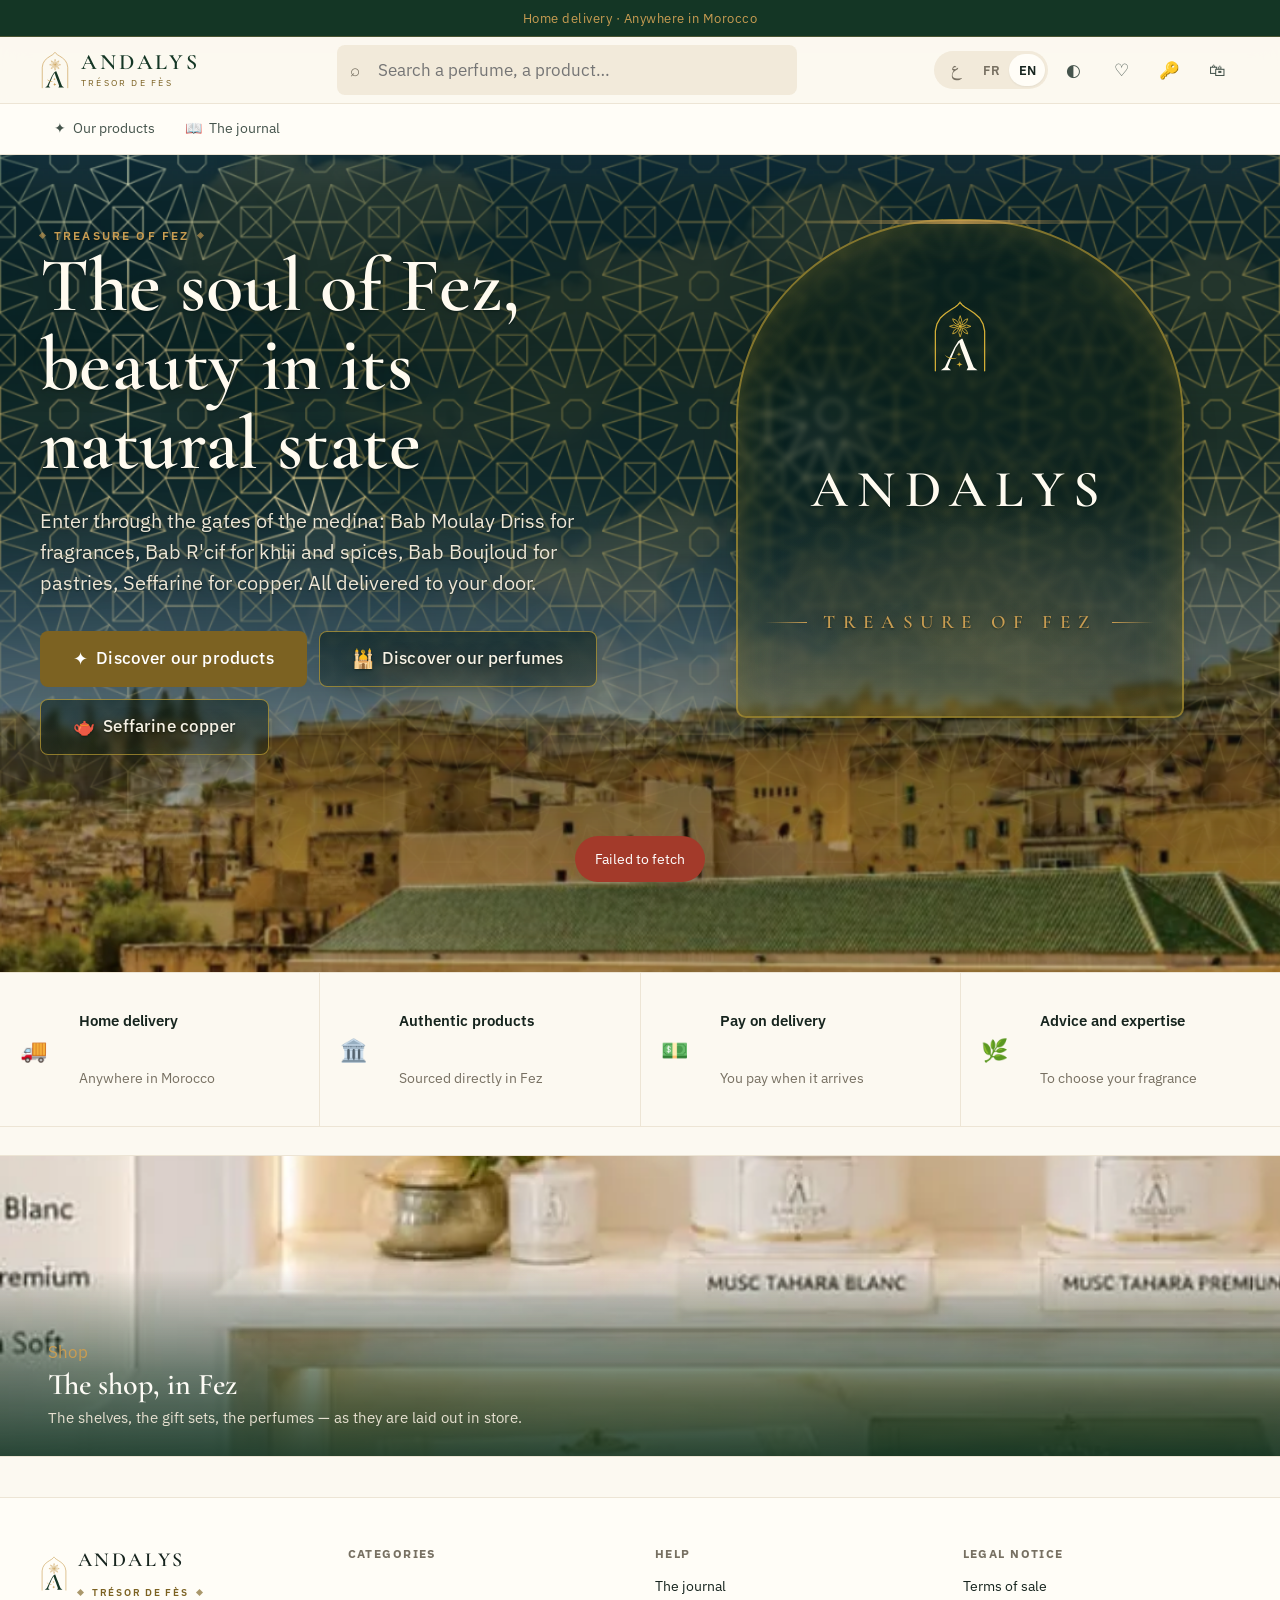
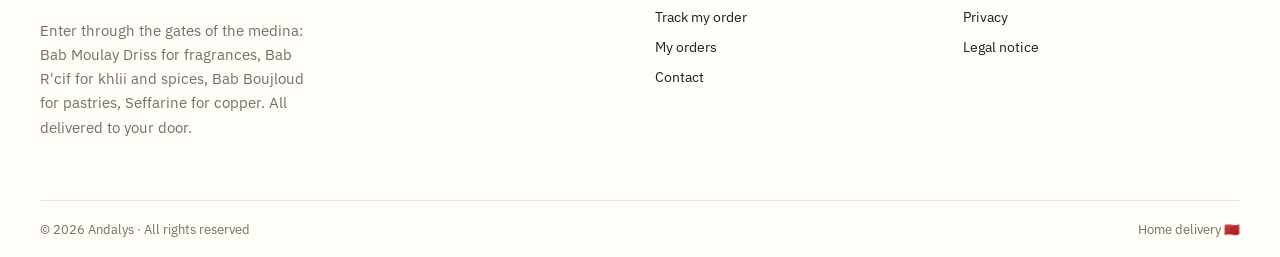
<file: index.html>
<!doctype html>
<html lang="fr" dir="ltr">
<head>
<meta charset="utf-8">
<meta name="viewport" content="width=device-width, initial-scale=1, viewport-fit=cover">
<title>Andalys — Trésor de Fès · أندلِس كنز فاس</title>
<meta name="description" content="Les portes de la médina de Fès : Bab Moulay Driss pour les parfums et l'oud, Bab R'cif pour le khlii et les épices, Bab Boujloud pour les pâtisseries, Seffarine pour le cuivre, Souk El Henna pour la beauté naturelle. Livraison à domicile partout au Maroc.">

<meta name="apple-mobile-web-app-title" content="Andalys">
<meta name="apple-mobile-web-app-status-bar-style" content="default">
<meta name="mobile-web-app-capable" content="yes">
<meta name="theme-color" content="#FAF6EC" media="(prefers-color-scheme: light)">
<meta name="theme-color" content="#0F1512" media="(prefers-color-scheme: dark)">
<link rel="manifest" href="manifest.webmanifest">
<link rel="icon" type="image/svg+xml" href="assets/img/logo-favicon.svg">
<link rel="apple-touch-icon" href="assets/img/apple-touch-icon.png">

<meta property="og:type" content="website">
<meta property="og:title" content="Andalys — Trésor de Fès">
<meta property="og:description" content="L'âme de Fès, la beauté au naturel.">
<meta property="og:image" content="assets/img/icon-512.png">

<link rel="preconnect" href="https://fonts.googleapis.com">
<link rel="preconnect" href="https://fonts.gstatic.com" crossorigin>
<link rel="preconnect" href="https://gugoqqlxqztcdbdjsqux.supabase.co" crossorigin>
<link rel="stylesheet" href="https://fonts.googleapis.com/css2?family=Cormorant+Garamond:wght@500;600;700&family=IBM+Plex+Sans:wght@400;500;600&family=Amiri:wght@400;700&display=swap">

<link rel="stylesheet" href="assets/css/tokens.css">
<link rel="stylesheet" href="assets/css/app.css">

<script>
/* Thème et direction posés avant le premier rendu : pas de clignotement
   clair en mode sombre, pas de bascule LTR→RTL sous les yeux. */
(function () {
  "use strict";
  try {
    var th = localStorage.getItem("andalys.theme");
    if (th && th !== "auto") document.documentElement.setAttribute("data-theme", th);
    var lg = localStorage.getItem("andalys.langue");
    if (lg === "ar") {
      document.documentElement.lang = "ar";
      document.documentElement.dir = "rtl";
    } else if (lg) {
      document.documentElement.lang = lg;
    }
  } catch (e) { /* navigation privée */ }
})();
</script>
</head>
<body>

<div id="app">
  <div style="min-height:70vh;display:grid;place-items:center;color:#777062">
    <div style="text-align:center">
      <svg viewBox="0 0 64 78" width="58" height="71" fill="none" aria-hidden="true">
        <path d="M6 74 L6 30 C6 13 17 3 32 3 C47 3 58 13 58 30 L58 74"
              stroke="#D4AF37" stroke-width="3" stroke-linecap="round" stroke-linejoin="round"/>
        <polygon points="32,11.5 34.6,17.2 40.3,19.8 34.6,22.4 32,28.5 29.4,22.4 23.7,19.8 29.4,17.2"
                 fill="#D4AF37"/>
        <text x="32" y="63" text-anchor="middle" fill="#0F3B2E"
              font-family="Cormorant Garamond, Georgia, serif" font-size="36" font-weight="600">A</text>
      </svg>
      <p style="font-family:'Cormorant Garamond',Georgia,serif;font-size:23px;letter-spacing:.14em;margin:16px 0 2px;color:#0F3B2E">ANDALYS</p>
      <p style="font-size:9.5px;letter-spacing:.26em;text-transform:uppercase;margin:0;color:#826A1C">Trésor de Fès</p>
    </div>
  </div>
</div>

<noscript>
  <div style="padding:40px;text-align:center;font-family:system-ui">
    Cette boutique a besoin de JavaScript. ·
    هذا المتجر يحتاج إلى تفعيل جافاسكريبت. ·
    This shop requires JavaScript.
  </div>
</noscript>

<script type="module" src="assets/js/app.js"></script>
</body>
</html>
</file>
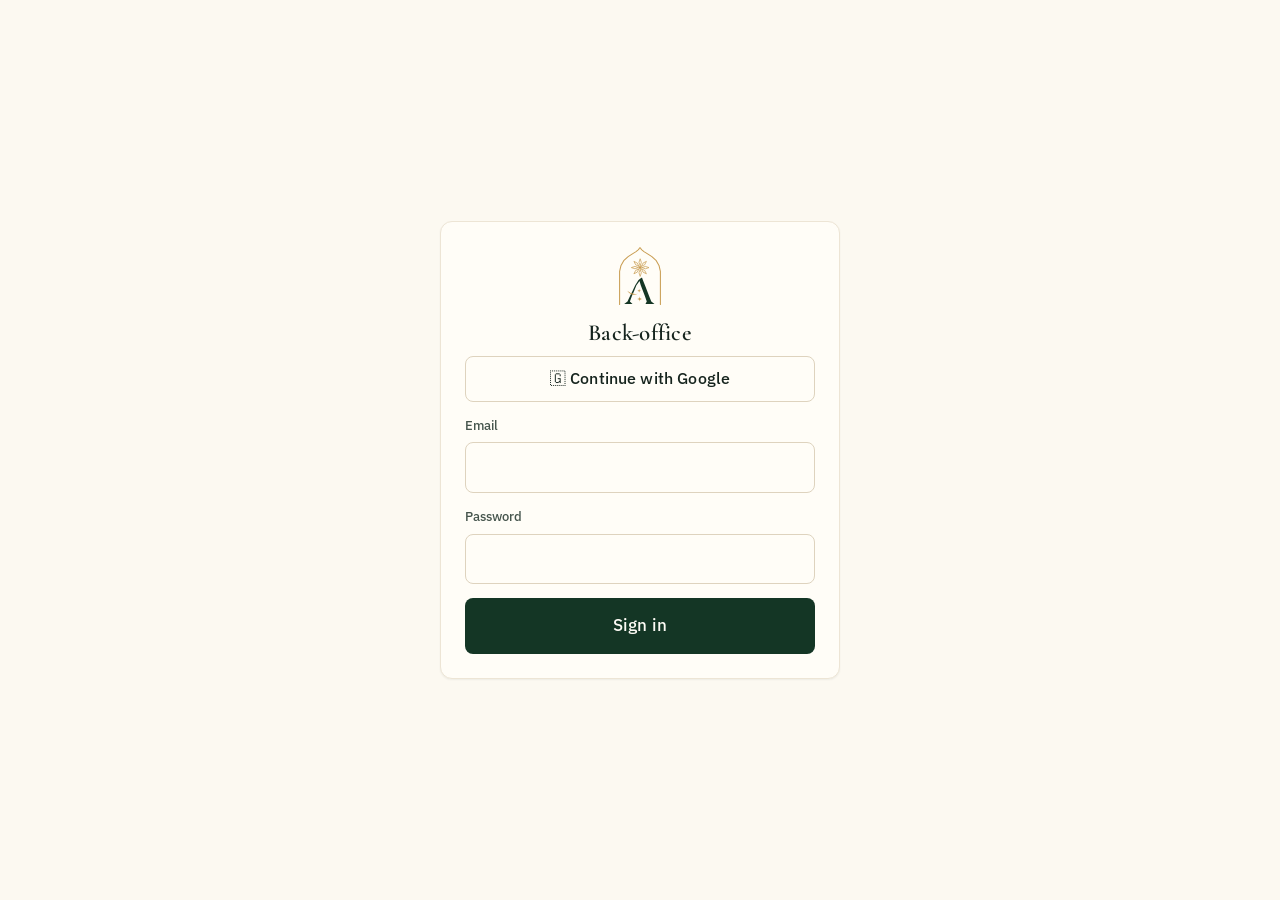
<file: admin.html>
<!doctype html>
<html lang="fr" dir="ltr">
<head>
<meta charset="utf-8">
<meta name="viewport" content="width=device-width, initial-scale=1, viewport-fit=cover">
<title>Back-office · Andalys</title>
<meta name="robots" content="noindex, nofollow">
<meta name="theme-color" content="#FAF6EC" media="(prefers-color-scheme: light)">
<meta name="theme-color" content="#0F1512" media="(prefers-color-scheme: dark)">
<link rel="icon" type="image/svg+xml" href="assets/img/logo-favicon.svg">

<link rel="preconnect" href="https://fonts.googleapis.com">
<link rel="preconnect" href="https://fonts.gstatic.com" crossorigin>
<link rel="stylesheet" href="https://fonts.googleapis.com/css2?family=Cormorant+Garamond:wght@500;600;700&family=IBM+Plex+Sans:wght@400;500;600&family=Amiri:wght@400;700&display=swap">

<link rel="stylesheet" href="assets/css/tokens.css">
<link rel="stylesheet" href="assets/css/app.css">
<link rel="stylesheet" href="assets/css/admin.css">

<script>
(function () {
  "use strict";
  try {
    var th = localStorage.getItem("andalys.theme");
    if (th && th !== "auto") document.documentElement.setAttribute("data-theme", th);
  } catch (e) { /* navigation privée */ }
})();
</script>
</head>
<body>

<div id="adm">
  <div style="min-height:70vh;display:grid;place-items:center;color:#8B8471">
    <p style="font-family:'Cormorant Garamond',Georgia,serif;font-size:20px;letter-spacing:.12em;color:#0F3B2E">ANDALYS</p>
  </div>
</div>

<noscript><div style="padding:40px;text-align:center;font-family:system-ui">JavaScript est nécessaire.</div></noscript>

<script type="module" src="assets/js/admin/index.js"></script>
</body>
</html>
</file>
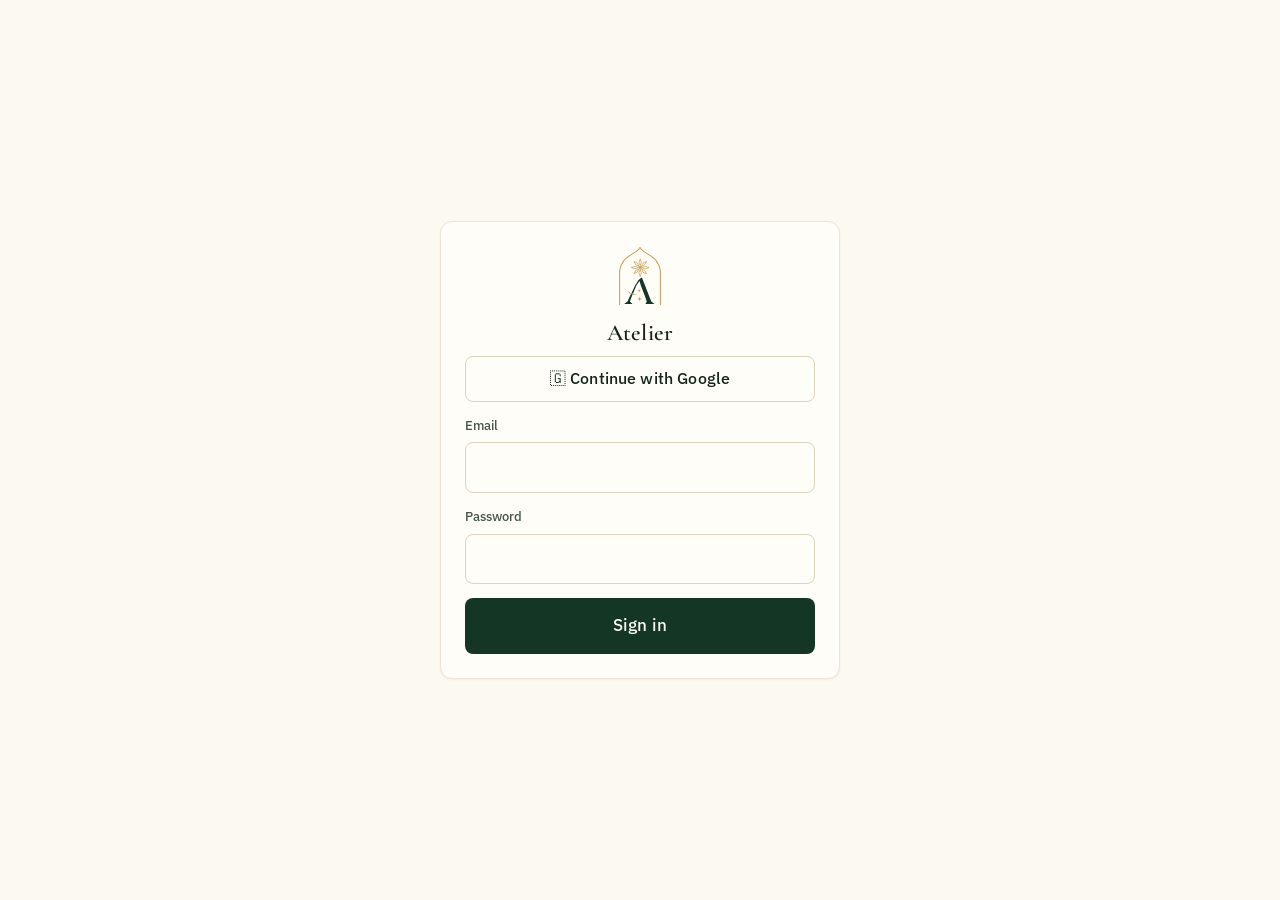
<file: atelier.html>
<!doctype html>
<html lang="fr" dir="ltr">
<head>
<meta charset="utf-8">
<meta name="viewport" content="width=device-width, initial-scale=1, viewport-fit=cover">
<title>Atelier · Andalys AI</title>
<meta name="robots" content="noindex, nofollow">
<meta name="theme-color" content="#FAF6EC" media="(prefers-color-scheme: light)">
<meta name="theme-color" content="#0F1512" media="(prefers-color-scheme: dark)">
<link rel="icon" type="image/svg+xml" href="assets/img/logo-favicon.svg">

<link rel="preconnect" href="https://fonts.googleapis.com">
<link rel="preconnect" href="https://fonts.gstatic.com" crossorigin>
<link rel="stylesheet" href="https://fonts.googleapis.com/css2?family=Cormorant+Garamond:wght@500;600;700&family=IBM+Plex+Sans:wght@400;500;600&family=Amiri:wght@400;700&display=swap">

<link rel="stylesheet" href="assets/css/tokens.css">
<link rel="stylesheet" href="assets/css/app.css">
<link rel="stylesheet" href="assets/css/admin.css">
<link rel="stylesheet" href="assets/css/atelier.css">

<script>
(function () {
  "use strict";
  try {
    var th = localStorage.getItem("andalys.theme");
    if (th && th !== "auto") document.documentElement.setAttribute("data-theme", th);
  } catch (e) { /* navigation privée */ }
})();
</script>
</head>
<body>

<div id="atl">
  <div style="min-height:70vh;display:grid;place-items:center;color:#8B8471">
    <p style="font-family:'Cormorant Garamond',Georgia,serif;font-size:20px;letter-spacing:.12em;color:#0F3B2E">ANDALYS</p>
  </div>
</div>

<noscript><div style="padding:40px;text-align:center;font-family:system-ui">JavaScript est nécessaire.</div></noscript>

<script type="module" src="assets/js/atelier/index.js"></script>
</body>
</html>
</file>
<file: assets/css/tokens.css>
/* =====================================================================
   ANDALYS — TRÉSOR DE FÈS · أندلس — كنز فاس
   Jetons de conception
   ---------------------------------------------------------------------
   La palette est celle de la marque : le vert profond des portes et des
   zelliges de la médina, l'or des dinandiers de Seffarine, la chaux
   crème du tadelakt.

       #143625   vert profond      #C99D52   or        #FCF9F1   ivoire

   Ces trois valeurs ne sont pas choisies : elles sont RELEVÉES dans le
   fichier du logo fourni par le client — médiane des pixels verts, des
   pixels dorés, du fond. Le site portait auparavant un vert plus froid
   (#0F3B2E) et un or plus jaune (#D4AF37) : à côté du logo, l'écart se
   voyait. Pour reprendre la mesure après un nouveau logo :
   `bin/logo.py` documente le prélèvement.

   L'or de marque est fait pour les plaques et les arches, pas pour du
   texte sur fond clair : sur l'ivoire il ne tient pas le seuil AA. Pour
   cet usage, --gold est une version plus profonde. `bin/verifier.py`
   contrôle les treize paires à 4,5:1 — c'est lui qui a le dernier mot.

   Trois états de thème : clair par défaut, sombre automatique sous
   prefers-color-scheme, et le choix explicite qui l'emporte.
   ===================================================================== */

:root {
  /* --- fonds : chaux et tadelakt --- */
  --ground:      #FCF9F1;   /* l'ivoire du logo */
  --surface:     #FFFDF7;
  --surface-2:   #F2EADA;
  --surface-3:   #E8E1D4;   /* crème de marque */

  /* --- encre : vert très sombre plutôt que noir --- */
  --ink:         #16241E;
  --ink-soft:    #45544C;
  --ink-faint:   #777062;

  /* --- traits --- */
  --line:        #DED3BE;
  --line-soft:   #EDE5D5;

  /* --- vert andalou : la couleur des portes --- */
  --accent:      #143625;   /* relevé dans le logo */
  --accent-2:    #1E5038;
  --accent-wash: #E6EDE7;
  --on-accent:   #FDFBF5;

  /* --- or : plaques et ornements sur fond sombre, texte sur fond clair --- */
  --gold:        #7C6222;   /* texte et petites capitales sur ivoire */
  --gold-2:      #C99D52;   /* or de marque, relevé dans le logo */
  --gold-hover:  #634E1A;
  --on-gold:     #FFFFFF;
  --gold-wash:   #F6EEDD;

  /* --- matières de la médina --- */
  --cuivre:      #9F632C;   /* Seffarine */
  --terre:       #8A4B32;   /* cuir des tanneries */

  /* --- états --- */
  --ok:          #1A6B4C;
  --warn:        #8A6318;
  --danger:      #A33A2A;
  --danger-wash: #F8E7E2;

  /* --- relief --- */
  --shadow-1: 0 1px 2px rgba(22,36,30,.06);
  --shadow-2: 0 2px 6px rgba(22,36,30,.07), 0 12px 28px -18px rgba(22,36,30,.32);
  --shadow-3: 0 8px 24px -8px rgba(22,36,30,.18), 0 32px 64px -32px rgba(22,36,30,.35);

  /* --- géométrie --- */
  --r:    12px;
  --r-s:  8px;
  --r-l:  20px;
  --arc:  46% 46% 8px 8px / 38% 38% 8px 8px;   /* arc outrepassé approché */
  --tap:  46px;
  --page: 1240px;
  --gut:  20px;

  /* --- typographie --- */
  --f-display: "Cormorant Garamond", Marcellus, Georgia, serif;
  --f-ui: "IBM Plex Sans", -apple-system, BlinkMacSystemFont, "Segoe UI", Roboto, sans-serif;
  --f-ar: Amiri, "IBM Plex Sans", serif;

  /* --- mouvement --- */
  --t-fast: 120ms cubic-bezier(.2,.7,.3,1);
  --t:      200ms cubic-bezier(.2,.7,.3,1);
  --t-slow: 420ms cubic-bezier(.2,.7,.3,1);

  color-scheme: light;
}

@media (prefers-color-scheme: dark) {
  :root:not([data-theme="light"]) {
    --ground:      #0F1512;
    --surface:     #16201B;
    --surface-2:   #1E2A24;
    --surface-3:   #27352D;
    --ink:         #EFE9DA;
    --ink-soft:    #B4BDB4;
    --ink-faint:   #8C8473;
    --line:        #2E3B33;
    --line-soft:   #232E28;
    --accent:      #4FBC95;
    --accent-2:    #7AD3B3;
    --accent-wash: #14302A;
    --on-accent:   #07211A;
    --gold:        #D8B570;
    --gold-2:      #E9BC6B;   /* l'or clair du logo */
    --gold-hover:  #E3C766;
    --on-gold:     #1A1405;
    --gold-wash:   #2C2412;
    --cuivre:      #D08A4E;
    --terre:       #C9885F;
    --ok:          #6FC49E;
    --warn:        #D9B45A;
    --danger:      #E08D74;
    --danger-wash: #34201B;
    --shadow-1: 0 1px 2px rgba(0,0,0,.4);
    --shadow-2: 0 2px 6px rgba(0,0,0,.4), 0 12px 28px -18px rgba(0,0,0,.7);
    --shadow-3: 0 8px 24px -8px rgba(0,0,0,.5), 0 32px 64px -32px rgba(0,0,0,.8);
    color-scheme: dark;
  }
}

:root[data-theme="dark"] {
  --ground:      #0F1512;
  --surface:     #16201B;
  --surface-2:   #1E2A24;
  --surface-3:   #27352D;
  --ink:         #EFE9DA;
  --ink-soft:    #B4BDB4;
  --ink-faint:   #8C8473;
  --line:        #2E3B33;
  --line-soft:   #232E28;
  --accent:      #4FBC95;
  --accent-2:    #7AD3B3;
  --accent-wash: #14302A;
  --on-accent:   #07211A;
  --gold:        #D4AF37;
  --gold-2:      #E3C766;
  --gold-hover:  #E3C766;
  --on-gold:     #1A1405;
  --gold-wash:   #2C2412;
  --cuivre:      #D08A4E;
  --terre:       #C9885F;
  --ok:          #6FC49E;
  --warn:        #D9B45A;
  --danger:      #E08D74;
  --danger-wash: #34201B;
  --shadow-1: 0 1px 2px rgba(0,0,0,.4);
  --shadow-2: 0 2px 6px rgba(0,0,0,.4), 0 12px 28px -18px rgba(0,0,0,.7);
  --shadow-3: 0 8px 24px -8px rgba(0,0,0,.5), 0 32px 64px -32px rgba(0,0,0,.8);
  color-scheme: dark;
}

@media (prefers-reduced-motion: reduce) {
  :root { --t-fast: 1ms; --t: 1ms; --t-slow: 1ms; }
}
</file>
<file: assets/css/app.css>
/* =====================================================================
   ANDALYS — TRÉSOR DE FÈS · base et composants
   Tout le placement utilise les propriétés logiques (inline-start / end)
   pour que le passage en arabe RTL n'exige aucune règle miroir.
   ===================================================================== */

*, *::before, *::after { box-sizing: border-box; }

html { -webkit-text-size-adjust: 100%; scroll-behavior: smooth; }

body {
  margin: 0;
  background: var(--ground);
  color: var(--ink);
  font-family: var(--f-ui);
  font-size: 16.5px;
  line-height: 1.6;
  -webkit-font-smoothing: antialiased;
  overflow-wrap: break-word;
}

/* L'Amiri n'a pas de capitales et son œil est plus petit : à corps égal,
   il paraît plus menu que le latin. Il lui faut donc davantage — deux
   points de plus, pas un de moins. */
[dir="rtl"] body,
[dir="rtl"] input, [dir="rtl"] textarea,
[dir="rtl"] select, [dir="rtl"] button {
  font-family: var(--f-ar);
  font-size: 19px;
  line-height: 1.8;
}

img, svg, video { max-width: 100%; height: auto; display: block; }
a { color: inherit; text-decoration: none; }
button, input, select, textarea { font: inherit; color: inherit; }

:focus-visible {
  outline: 2px solid var(--accent);
  outline-offset: 2px;
  border-radius: var(--r-s);
}

/* L'attribut `hidden` doit l'emporter : sans cette règle, tout composant
   qui déclare son propre `display` (les pastilles de compteur, par exemple)
   reste visible alors qu'on l'a masqué. */
[hidden] { display: none !important; }

.sr-only {
  position: absolute; width: 1px; height: 1px; padding: 0; margin: -1px;
  overflow: hidden; clip: rect(0 0 0 0); white-space: nowrap; border: 0;
}

/* --- rythme typographique ------------------------------------------- */
/* Cormorant Garamond est une romaine fine : elle demande un corps plus
   généreux et une graisse moyenne pour ne pas s'effacer. */
.display { font-family: var(--f-display); font-weight: 600; letter-spacing: .01em; }
[dir="rtl"] .display { font-family: var(--f-ar); font-weight: 700; letter-spacing: 0; }

h1, h2, h3 { font-family: var(--f-display); font-weight: 600; margin: 0 0 .4em; line-height: 1.15; }
[dir="rtl"] h1, [dir="rtl"] h2, [dir="rtl"] h3 { font-family: var(--f-ar); font-weight: 700; line-height: 1.5; }
h1 { font-size: clamp(34px, 5.8vw, 56px); letter-spacing: .01em; }
h2 { font-size: clamp(27px, 4vw, 40px); }
h3 { font-size: 22.5px; }
[dir="rtl"] h1 { font-size: clamp(36px, 6vw, 58px); }
[dir="rtl"] h2 { font-size: clamp(29px, 4.2vw, 42px); }
[dir="rtl"] h3 { font-size: 24px; }

.eyebrow {
  font-family: var(--f-ui);
  font-size: 12px; font-weight: 600;
  letter-spacing: .18em; text-transform: uppercase;
  color: var(--gold);
  display: inline-flex; align-items: center; gap: 9px;
}
/* le losange des séparateurs andalous */
.eyebrow::before, .eyebrow::after {
  content: ""; width: 5px; height: 5px; flex: none;
  background: currentColor; transform: rotate(45deg); opacity: .65;
}
[dir="rtl"] .eyebrow { letter-spacing: 0; text-transform: none; font-size: 15px; font-family: var(--f-ar); }

.muted { color: var(--ink-soft); }
.faint { color: var(--ink-faint); font-size: .92em; }

/* --- ossature -------------------------------------------------------- */
.wrap { max-width: var(--page); margin-inline: auto; padding-inline: var(--gut); }
.section { padding-block: clamp(40px, 6vw, 76px); }
.section-head { display: flex; align-items: flex-end; justify-content: space-between; gap: 16px; margin-bottom: 26px; flex-wrap: wrap; }
.section-head p { margin: 4px 0 0; color: var(--ink-soft); max-width: 62ch; }

.row  { display: flex; align-items: center; gap: 10px; }
.grow { flex: 1 1 auto; min-width: 0; }
.stack > * + * { margin-top: var(--s, 14px); }

/* --- ornements : rosette à huit branches et entrelacs ---------------- */
.zellige {
  background-image: url("data:image/svg+xml;utf8,\
<svg xmlns='http://www.w3.org/2000/svg' width='56' height='56' viewBox='0 0 56 56'>\
<g fill='none' stroke='%23D4AF37' stroke-width='1' stroke-opacity='.30'>\
<path d='M28 6 32 20 46 24 32 28 28 42 24 28 10 24 24 20Z'/>\
<circle cx='28' cy='24' r='13'/>\
</g></svg>");
  background-size: 56px 56px;
}

/* Séparateur en losange, comme sur les plaques de la charte. */
.losange {
  display: flex; align-items: center; gap: 12px;
  color: var(--gold); font-size: 11px;
}
.losange::before, .losange::after {
  content: ""; flex: 1; height: 1px;
  background: linear-gradient(90deg, transparent, currentColor, transparent);
  opacity: .45;
}

/* =====================================================================
   Arches et plaques — le vocabulaire des portes de la médina
   ===================================================================== */

/* La plaque émaillée verte à filet doré qui nomme une porte. */
.plaque {
  display: inline-block;
  background: var(--accent); color: var(--gold-2);
  border: 1px solid color-mix(in srgb, var(--gold-2) 55%, transparent);
  border-radius: 5px;
  padding: 8px 16px;
  box-shadow: inset 0 0 0 3px color-mix(in srgb, var(--accent) 88%, #000);
  text-align: center;
}
.plaque .ar {
  font-family: var(--f-ar); font-weight: 700;
  font-size: 16px; line-height: 1.5; display: block;
}
.plaque .fr {
  font-family: var(--f-ui); font-size: 10.5px; letter-spacing: .12em;
  text-transform: uppercase; opacity: .88; display: block; margin-top: 1px;
}
[dir="rtl"] .plaque .fr { letter-spacing: 0; text-transform: none; font-size: 12px; }

/* L'arche : silhouette outrepassée, filet doré, lumière chaude au fond. */
.arche {
  position: relative;
  border: 1.5px solid color-mix(in srgb, var(--gold-2) 45%, transparent);
  border-radius: var(--arc);
  background:
    radial-gradient(120% 80% at 50% 100%,
      color-mix(in srgb, var(--gold-2) 12%, transparent) 0%, transparent 62%),
    var(--surface);
  overflow: hidden;
}
.arche::before {
  /* le halo de l'éclairage encastré des niches */
  content: ""; position: absolute; inset-inline: 12%; top: 0; height: 3px;
  border-radius: 0 0 100px 100px;
  background: linear-gradient(90deg, transparent,
              color-mix(in srgb, var(--gold-2) 70%, transparent), transparent);
}

/* =====================================================================
   Boutons
   ===================================================================== */
.btn {
  display: inline-flex; align-items: center; justify-content: center; gap: 8px;
  min-height: var(--tap); padding-inline: 20px;
  border: 1px solid transparent; border-radius: var(--r-s);
  background: var(--surface-2); color: var(--ink);
  font-size: 15.5px; font-weight: 500; letter-spacing: .01em;
  cursor: pointer; text-align: center;
  transition: background var(--t-fast), border-color var(--t-fast), transform var(--t-fast), opacity var(--t-fast);
}
.btn:hover  { background: var(--surface-3); }
.btn:active { transform: translateY(1px); }
.btn[disabled], .btn[aria-disabled="true"] { opacity: .5; cursor: not-allowed; }

.btn-primary { background: var(--accent); color: var(--on-accent); }
.btn-primary:hover { background: var(--accent-2); }

.btn-gold { background: var(--gold); color: var(--on-gold); }
.btn-gold:hover { background: var(--gold-hover); }

.btn-ghost { background: transparent; border-color: var(--line); }
.btn-ghost:hover { background: var(--surface-2); }

.btn-quiet { background: transparent; padding-inline: 10px; min-height: 38px; color: var(--ink-soft); }
.btn-quiet:hover { background: var(--surface-2); color: var(--ink); }

.btn-danger { background: var(--danger-wash); color: var(--danger); }
.btn-block { width: 100%; }
.btn-lg { min-height: 56px; padding-inline: 32px; font-size: 17px; }
.btn-sm { min-height: 38px; padding-inline: 15px; font-size: 14.5px; }
[dir="rtl"] .btn { font-size: 17px; }
[dir="rtl"] .btn-lg { font-size: 19px; }
[dir="rtl"] .btn-sm { font-size: 16px; }

.icon-btn {
  display: inline-flex; align-items: center; justify-content: center;
  width: var(--tap); height: var(--tap); flex: none;
  border: 0; border-radius: 50%; background: transparent; cursor: pointer;
  color: var(--ink-soft);
  transition: background var(--t-fast), color var(--t-fast);
}
.icon-btn:hover { background: var(--surface-2); color: var(--ink); }
.icon-btn.on { color: var(--danger); }

/* =====================================================================
   Formulaires
   ===================================================================== */
.field { display: block; margin-bottom: 14px; }
.field > label {
  display: block; margin-bottom: 6px;
  font-size: 13px; font-weight: 500; color: var(--ink-soft);
}
[dir="rtl"] .field > label { font-size: 14.5px; }
.field .hint { font-size: 12.5px; color: var(--ink-faint); margin-top: 5px; }
.field .err  { font-size: 12.5px; color: var(--danger); margin-top: 5px; }

.input, .select, .textarea {
  width: 100%; min-height: var(--tap);
  padding: 11px 14px;
  background: var(--surface); color: var(--ink);
  border: 1px solid var(--line); border-radius: var(--r-s);
  transition: border-color var(--t-fast), box-shadow var(--t-fast);
}
.textarea { min-height: 96px; resize: vertical; line-height: 1.6; }
.input:focus, .select:focus, .textarea:focus {
  outline: none; border-color: var(--accent);
  box-shadow: 0 0 0 3px color-mix(in srgb, var(--accent) 18%, transparent);
}
.input[aria-invalid="true"], .textarea[aria-invalid="true"] { border-color: var(--danger); }
.select { appearance: none; padding-inline-end: 38px;
  background-image: linear-gradient(45deg, transparent 50%, var(--ink-faint) 50%),
                    linear-gradient(135deg, var(--ink-faint) 50%, transparent 50%);
  background-size: 5px 5px, 5px 5px; background-repeat: no-repeat;
  background-position: right 18px center, right 13px center;
}
[dir="rtl"] .select { background-position: left 18px center, left 13px center;
  background-image: linear-gradient(-45deg, transparent 50%, var(--ink-faint) 50%),
                    linear-gradient(-135deg, var(--ink-faint) 50%, transparent 50%); }

.grid-2 { display: grid; grid-template-columns: 1fr 1fr; gap: 0 14px; }
@media (max-width: 560px) { .grid-2 { grid-template-columns: 1fr; } }

/* =====================================================================
   Surfaces
   ===================================================================== */
.card {
  background: var(--surface);
  border: 1px solid var(--line-soft);
  border-radius: var(--r);
  box-shadow: var(--shadow-1);
}
.card-pad { padding: clamp(16px, 3vw, 24px); }

.badge {
  display: inline-flex; align-items: center; gap: 5px;
  padding: 3px 9px; border-radius: 100px;
  font-size: 11.5px; font-weight: 600; letter-spacing: .04em;
  background: var(--surface-2); color: var(--ink-soft);
  white-space: nowrap;
}
[dir="rtl"] .badge { font-size: 13px; letter-spacing: 0; }
.badge-promo  { background: var(--danger-wash); color: var(--danger); }
.badge-new    { background: var(--gold-wash);   color: var(--gold); }
.badge-rupt   { background: var(--surface-3);   color: var(--ink-faint); }
.badge-ok     { background: color-mix(in srgb, var(--ok) 14%, transparent); color: var(--ok); }

.chip {
  display: inline-flex; align-items: center; gap: 6px;
  min-height: 38px; padding-inline: 15px;
  border: 1px solid var(--line); border-radius: 100px;
  background: var(--surface); color: var(--ink-soft);
  font-size: 13.5px; cursor: pointer; white-space: nowrap;
  transition: all var(--t-fast);
}
.chip:hover { border-color: var(--ink-faint); color: var(--ink); }
.chip[aria-pressed="true"] { background: var(--accent); border-color: var(--accent); color: var(--on-accent); }

.stars { display: inline-flex; gap: 1px; color: var(--gold); font-size: 13px; letter-spacing: .5px; }
.stars .off { color: var(--line); }

/* =====================================================================
   En-tête
   ===================================================================== */
.topbar {
  background: var(--accent); color: var(--gold-2);
  font-size: 12.5px; letter-spacing: .04em; text-align: center; padding: 8px 16px;
  border-bottom: 1px solid color-mix(in srgb, var(--gold-2) 30%, transparent);
}
[dir="rtl"] .topbar { letter-spacing: 0; }
[dir="rtl"] .topbar { font-size: 14px; }

.header {
  position: sticky; top: 0; z-index: 40;
  background: color-mix(in srgb, var(--ground) 88%, transparent);
  backdrop-filter: saturate(1.6) blur(14px);
  border-bottom: 1px solid var(--line-soft);
}
.header-in { display: flex; align-items: center; gap: 10px; min-height: 66px; }

.brand { display: flex; align-items: center; gap: 11px; flex: none; }
.brand .nm {
  font-family: var(--f-display); font-weight: 600;
  font-size: 22px; line-height: 1; letter-spacing: .13em;
  white-space: nowrap; color: var(--accent);
}
.brand .sub {
  font-size: 8.5px; letter-spacing: .26em; text-transform: uppercase;
  color: var(--gold); margin-top: 3px;
}
[dir="rtl"] .brand .nm  { font-family: var(--f-ar); font-weight: 700; letter-spacing: 0; font-size: 21px; }
[dir="rtl"] .brand .sub { letter-spacing: 0; text-transform: none; font-size: 11px; }

.searchbar { position: relative; flex: 1 1 auto; max-width: 460px; margin-inline: auto; }
.searchbar .input { padding-inline-start: 40px; background: var(--surface-2); border-color: transparent; }
.searchbar .ico { position: absolute; inset-inline-start: 13px; top: 50%; transform: translateY(-50%); color: var(--ink-faint); pointer-events: none; }

.suggest {
  position: absolute; inset-inline: 0; top: calc(100% + 6px); z-index: 50;
  background: var(--surface); border: 1px solid var(--line);
  border-radius: var(--r); box-shadow: var(--shadow-3);
  max-height: min(60vh, 420px); overflow: auto; padding: 6px;
}
.suggest button {
  display: flex; align-items: center; gap: 10px; width: 100%;
  padding: 8px 10px; border: 0; border-radius: var(--r-s);
  background: transparent; text-align: start; cursor: pointer;
}
.suggest button:hover, .suggest button[aria-selected="true"] { background: var(--surface-2); }
.suggest img { width: 38px; height: 38px; border-radius: 6px; object-fit: cover; flex: none; background: var(--surface-2); }
.suggest .nm { font-size: 14px; }
.suggest .mt { font-size: 12px; color: var(--ink-faint); }

.header-acts { display: flex; align-items: center; gap: 2px; flex: none; }
.count {
  position: absolute; top: 4px; inset-inline-end: 2px;
  min-width: 18px; height: 18px; padding-inline: 5px;
  display: grid; place-items: center;
  background: var(--danger); color: #fff;
  border-radius: 100px; font-size: 10.5px; font-weight: 700; line-height: 1;
}
.icon-btn { position: relative; }

.langsw { display: inline-flex; background: var(--surface-2); border-radius: 100px; padding: 3px; }
.langsw button {
  min-width: 36px; height: 32px; padding-inline: 9px;
  border: 0; border-radius: 100px; background: transparent;
  font-size: 12.5px; font-weight: 600; color: var(--ink-faint); cursor: pointer;
}
.langsw button[aria-pressed="true"] { background: var(--surface); color: var(--ink); box-shadow: var(--shadow-1); }
.langsw button:first-child { font-family: var(--f-ar); font-size: 15px; }

/* --- navigation des catégories --------------------------------------- */
.nav { border-bottom: 1px solid var(--line-soft); background: var(--surface); }
.nav-in { display: flex; gap: 2px; overflow-x: auto; scrollbar-width: none; }
.nav-in::-webkit-scrollbar { display: none; }
.nav a {
  display: inline-flex; align-items: center; gap: 7px;
  padding: 13px 14px; white-space: nowrap;
  font-size: 14px; color: var(--ink-soft);
  border-bottom: 2px solid transparent;
  transition: color var(--t-fast), border-color var(--t-fast);
}
.nav a:hover { color: var(--ink); }
.nav a[aria-current="page"] { color: var(--accent); border-bottom-color: var(--gold-2); font-weight: 500; }
[dir="rtl"] .nav a { font-size: 15.5px; }

/* =====================================================================
   Accueil — le seuil de la boutique
   ===================================================================== */
.hero {
  position: relative; overflow: hidden;
  /* La photographie fait deux de large pour un de haut. Si le cadre
     devient trop haut, `cover` la remonte et l'on ne voit plus que du
     ciel : la hauteur suit donc la largeur, elle ne suit pas l'écran. */
  min-height: clamp(440px, 52vw, 680px);
  display: grid;
  background:
    radial-gradient(90% 120% at 50% 0%, #17513E 0%, #0F3B2E 55%, #0A2A21 100%);
  color: #F6F1E4;
}

/* Il n'y a plus de motif statique posé sur le hero. Il y en avait un —
   une rosette répétée, à 28 % d'opacité — et c'est lui qui étouffait le
   réseau de zellige animé : deux trames superposées, dont une immobile,
   et l'œil ne voyait plus que l'immobile. Le réseau de scene() fait ce
   travail, et lui, il vit. */

.hero-in {
  position: relative; z-index: 1;
  display: grid; gap: 34px; align-items: start;
  /* Le contenu tient le haut du cadre, où le dégradé le porte. Le bas est
     laissé à la photographie : c'est là qu'est la ville. */
  padding-block: clamp(40px, 5vw, 68px) clamp(124px, 17vw, 250px);
}
@media (min-width: 940px) { .hero-in { grid-template-columns: 1.02fr .98fr; gap: 56px; } }

/* Le texte du hero repose sur une photographie, pas sur un aplat : le
   voile ne suffit pas toujours, une arête claire de zellige peut passer
   juste derrière une lettre. Un halo sombre très doux — pas une ombre
   portée — détache donc les caractères de ce qu'il y a dessous, sans
   qu'on remarque l'ombre elle-même. */
.hero h1, .hero .lede, .hero .eyebrow,
.hero-cta .btn-ghost,
.hero-arche .nom, .hero-arche .sous, .hero-arche .liste {
  text-shadow: 0 1px 2px rgba(4,20,15,.55), 0 3px 20px rgba(4,20,15,.45);
}

.hero h1 {
  /* 5,6vw et non 7 : à 7, le titre passait à trois lignes vers 1000 px et
     poussait les boutons hors du cadre. */
  font-size: clamp(41px, 6vw, 82px); margin-bottom: 22px; line-height: 1.03;
  letter-spacing: .005em;
  color: #FFFBF0;
}
/* L'arabe n'a pas de capitales : à corps égal, l'Amiri paraît plus petit
   que la romaine latine. On le remonte donc au lieu de le rapetisser —
   c'est l'inverse de ce que faisait la règle précédente. */
[dir="rtl"] .hero h1 { font-size: clamp(39px, 5.8vw, 78px); line-height: 1.3; }
.hero .lede { font-size: clamp(16px, 1.7vw, 19.5px); color: #EDE6D6; max-width: 52ch; margin: 0 0 32px; }
.hero .eyebrow { color: var(--gold-2); }
.hero-cta { display: flex; flex-wrap: wrap; gap: 12px; }
/* `.btn` est déjà en inline-flex avec un gap : l'icône se pose sans rien
   changer à la mise en page. Elle est un peu plus grande que le texte —
   un emoji au corps du texte paraît toujours plus petit que lui — et le
   `line-height: 1` l'empêche de rehausser la ligne du bouton. */
.hero-cta .em { font-size: 18px; line-height: 1; }
/* Les boutons fantômes posent le même problème que le blason, en pire :
   leur fond était entièrement transparent, si bien que « Découvrir nos
   parfums » se lisait sur ce qui passait derrière — une arête de zellige,
   un toit clair, une lueur. Le bouton plein d'à côté, lui, n'a jamais eu
   ce défaut : c'est l'écart entre les deux qui se voyait.
   Ils reçoivent donc le fond du blason, à l'identique — même vert de
   nuit, même flou : les trois boutons deviennent une rangée cohérente,
   au lieu d'un plein suivi de deux trous. */
.hero-cta .btn-ghost {
  border-color: rgba(212,175,55,.62); color: #F6F1E4;
  background: linear-gradient(180deg, rgba(6,26,20,.52) 0%, rgba(6,26,20,.36) 100%);
  -webkit-backdrop-filter: blur(3px) saturate(1.06);
  backdrop-filter: blur(3px) saturate(1.06);
  box-shadow: 0 10px 26px -18px rgba(4,16,12,.72);
}
/* Au survol, l'or s'ajoute PAR-DESSUS le fond au lieu de le remplacer :
   remplacer, c'était rendre le bouton illisible juste au moment où on le
   vise. */
.hero-cta .btn-ghost:hover {
  background:
    linear-gradient(180deg, rgba(212,175,55,.22) 0%, rgba(212,175,55,.14) 100%),
    linear-gradient(180deg, rgba(6,26,20,.52) 0%, rgba(6,26,20,.36) 100%);
  border-color: var(--gold-2);
}

/* La grande arche du fond de boutique, avec le blason de la maison. */
.hero-arche {
  position: relative; z-index: 1;
  /* `aspect-ratio` donne la proportion de l'arche, mais la hauteur
     minimale reste celle du contenu : si la liste passe à quatre lignes,
     le blason s'allonge au lieu de laisser le texte déborder du filet. */
  aspect-ratio: 4 / 4.45; max-width: 448px; margin-inline: auto; width: 100%;
  min-height: min-content;
  border: 2px solid rgba(212,175,55,.58);
  border-radius: 48% 48% 10px 10px / 40% 40% 10px 10px;
  /* Le blason ne portait qu'un voile de blanc à 5 % : sur un aplat il
     aurait suffi, mais il repose sur la photographie ET sur le zellige,
     où passent trois lueurs. Le nom et la liste des portes se retrouvaient
     posés sur un fond qui bouge, et une lettre pouvait tomber sur une
     arête claire d'entrelacs. Il lui faut donc un fond à lui : un vert de
     nuit translucide, plus dense en haut où court le nom, qui laisse la
     médina se deviner mais rend le texte franc partout.
     Le flou d'arrière-plan finit le travail : il efface le détail du
     zellige sous le blason sans l'assombrir, si bien que la plaque se
     détache par la NETTETÉ autant que par la valeur. */
  background:
    radial-gradient(100% 70% at 50% 100%, rgba(212,175,55,.18) 0%, transparent 65%),
    linear-gradient(180deg, rgba(6,26,20,.52) 0%, rgba(6,26,20,.34) 100%);
  -webkit-backdrop-filter: blur(3px) saturate(1.06);
  backdrop-filter: blur(3px) saturate(1.06);
  display: grid; place-items: center; gap: 10px;
  padding: 38px 24px;
  /* L'ombre extérieure décolle la plaque de la photo ; sans elle, le fond
     assombri se lisait comme une tache du cliché. */
  box-shadow: inset 0 0 60px -20px rgba(212,175,55,.55),
              0 18px 46px -22px rgba(4,16,12,.72);
}
.hero-arche::before {
  content: ""; position: absolute; inset-inline: 18%; top: -1px; height: 4px;
  border-radius: 0 0 100px 100px;
  background: linear-gradient(90deg, transparent, var(--gold-2), transparent);
  opacity: .8;
}
.hero-arche .nom {
  font-family: var(--f-display); font-weight: 600;
  font-size: clamp(32px, 4.4vw, 52px); letter-spacing: .18em;
  color: #FFFBF0; text-align: center; line-height: 1;
}
[dir="rtl"] .hero-arche .nom {
  font-family: var(--f-ar); font-weight: 700; letter-spacing: 0;
  font-size: clamp(38px, 5.2vw, 62px); line-height: 1.22;
}

/* « TRÉSOR DE FÈS » / « كنز فاس » — la signature de la maison.

   Ce n'était qu'une ligne de 10,5 px sous le nom. C'est pourtant la
   moitié de la marque, et en arabe c'est le mot qui parle au client. Elle
   devient donc une vraie ligne de titre : deux filets d'or l'encadrent,
   comme sur une plaque émaillée, et en arabe elle passe à l'Amiri à un
   corps qui se voit. */
.hero-arche .sous {
  display: flex; align-items: center; justify-content: center; gap: 16px;
  font-family: var(--f-display); font-weight: 600;
  font-size: clamp(14px, 1.7vw, 19px);
  letter-spacing: .40em; text-transform: uppercase;
  color: var(--gold-2); text-align: center;
  white-space: nowrap;
}
.hero-arche .sous::before,
.hero-arche .sous::after {
  content: ""; flex: 0 0 clamp(22px, 3.4vw, 42px); height: 1px;
  background: linear-gradient(90deg, transparent, var(--gold-2));
}
.hero-arche .sous::after { transform: scaleX(-1); }

/* En arabe, « كنز فاس » n'est pas un sous-titre : c'est le nom que le
   client lit. Il passe donc à un corps de titre, dans l'Amiri, et les
   deux filets d'or lui font une plaque. */
[dir="rtl"] .hero-arche .sous {
  font-family: var(--f-ar); font-weight: 700;
  font-size: clamp(26px, 3.6vw, 42px);
  letter-spacing: 0; text-transform: none;
  gap: 18px;
}
[dir="rtl"] .hero-arche .sous::before,
[dir="rtl"] .hero-arche .sous::after {
  flex-basis: clamp(24px, 3.6vw, 46px);
}
/* La liste des portes, sous le blason. Elle était à 13 px sans variante
   arabe : autant dire illisible en Amiri, dont l'œil est plus petit. Elle
   passe à 15 px en latin et à 18 px en arabe, avec une interligne qui
   respire — c'est une énumération, elle se lit en balayant. */
.hero-arche .liste {
  margin-top: 10px; font-size: 15px; color: #F1EADA;
  text-align: center; line-height: 2;
  max-width: 30ch; margin-inline: auto;
}
/* Un nom de porte ne se coupe pas : `nowrap` sur chaque nom, et le point
   médian posé entre eux par `::before` — c'est lui, et lui seul, qui
   offre un point de retour à la ligne. */
.hero-arche .liste span { white-space: nowrap; }
.hero-arche .liste span + span::before {
  content: " · "; white-space: normal; color: var(--gold-2); opacity: 1;
}
[dir="rtl"] .hero-arche .liste {
  font-size: 18px; line-height: 2.05; max-width: 26ch;
}

/* Sous 940 px, le blason passait sous le texte et faisait un hero de
   900 px de haut. Or la photographie fait deux de large pour un de haut :
   dans un cadre aussi haut, `cover` l'agrandit tant qu'il n'en reste
   qu'une tranche, et le voile achève de la cacher. Le blason sort donc du
   hero — il ne dit rien que l'en-tête ne dise déjà — et la bannière
   retrouve son format.

   La règle est ici, après `.hero-arche`, et non plus avant : à
   spécificité égale c'est la dernière qui gagne, et le `display: grid` du
   blason l'emportait. */
@media (max-width: 939px) { .hero-arche { display: none; } }

.assurances {
  display: grid; grid-template-columns: repeat(auto-fit, minmax(190px, 1fr));
  gap: 1px; background: var(--line-soft); border-block: 1px solid var(--line-soft);
}
.assurances div { background: var(--ground); padding: 18px 20px; display: flex; gap: 12px; align-items: center; }
.assurances .t { font-size: 14.5px; font-weight: 600; }
.assurances .d { font-size: 13.5px; color: var(--ink-faint); }
[dir="rtl"] .assurances .t { font-size: 16.5px; }
[dir="rtl"] .assurances .d { font-size: 15px; }
.assurances .em { font-size: 22px; color: var(--gold); }

/* --- les portes de la médina ----------------------------------------- */
.portes {
  display: grid; gap: 18px;
  grid-template-columns: repeat(auto-fit, minmax(212px, 1fr));
}
@media (max-width: 520px) { .portes { grid-template-columns: repeat(2, 1fr); gap: 12px; } }

.porte {
  position: relative; display: flex; flex-direction: column;
  border: 1.5px solid var(--line);
  border-radius: var(--arc);
  background: var(--surface);
  text-align: center; overflow: hidden;
  transition: transform var(--t), box-shadow var(--t), border-color var(--t);
}
.porte:hover {
  transform: translateY(-4px);
  box-shadow: var(--shadow-2);
  border-color: color-mix(in srgb, var(--gold-2) 60%, transparent);
}

/* Le linteau : l'ornement de la porte, à pleine couleur. Le texte ne passe
   pas par-dessus — un motif sous un texte, c'est un texte illisible. */
.porte .linteau { position: relative; height: 108px; background: var(--accent); }
.porte .linteau img { width: 100%; height: 100%; object-fit: cover; display: block; }

/* Le sceau à cheval sur le linteau et le corps, comme un cachet de cire. */
.porte .sceau {
  position: absolute; inset-inline: 0; bottom: -22px;
  width: 44px; height: 44px; margin-inline: auto;
  display: grid; place-items: center; font-size: 21px;
  background: var(--surface);
  border: 1.5px solid color-mix(in srgb, var(--gold-2) 55%, transparent);
  border-radius: 50%;
  box-shadow: var(--shadow-1);
}

.porte .corps {
  display: flex; flex-direction: column; flex: 1;
  padding: 32px 16px 20px;
}
.porte .ar {
  font-family: var(--f-ar); font-weight: 700; font-size: 18px;
  color: var(--accent); line-height: 1.6;
}
.porte .fr {
  font-family: var(--f-display); font-weight: 600; font-size: 19px;
  color: var(--ink); margin-top: 2px; line-height: 1.2;
}
.porte .ds { font-size: 12px; color: var(--ink-faint); margin-top: 8px; line-height: 1.6; }
.porte .nb {
  margin-top: auto; padding-top: 12px;
  font-size: 11px; letter-spacing: .1em; text-transform: uppercase; color: var(--gold);
}
[dir="rtl"] .porte .nb { letter-spacing: 0; text-transform: none; font-size: 12.5px; }

/* Bandeau d'en-tête d'une porte, sur sa page de catégorie. */
.porte-tete {
  position: relative; overflow: hidden;
  border-radius: var(--r-l);
  background: radial-gradient(90% 130% at 50% 0%, #17513E 0%, #0F3B2E 100%);
  color: #F6F1E4; padding: clamp(24px, 4vw, 40px);
  text-align: center; margin-bottom: 26px;
}
.porte-tete::after {
  content: ""; position: absolute; inset: 0; opacity: .5; pointer-events: none;
  background-image: url("data:image/svg+xml;utf8,\
<svg xmlns='http://www.w3.org/2000/svg' width='56' height='56' viewBox='0 0 56 56'>\
<g fill='none' stroke='%23D4AF37' stroke-width='.9' stroke-opacity='.20'>\
<path d='M28 6 32 20 46 24 32 28 28 42 24 28 10 24 24 20Z'/></g></svg>");
  background-size: 56px 56px;
}
.porte-tete > * { position: relative; z-index: 1; }
.porte-tete h1 { color: #FFFBF0; margin: 10px 0 6px; }
.porte-tete .ar { font-family: var(--f-ar); font-weight: 700; font-size: 22px; color: var(--gold-2); }
.porte-tete p { color: #D0C8B4; max-width: 62ch; margin: 0 auto; }

/* =====================================================================
   Produits
   ===================================================================== */
.produits { display: grid; gap: 16px; grid-template-columns: repeat(auto-fill, minmax(216px, 1fr)); }
@media (max-width: 460px) { .produits { grid-template-columns: repeat(2, 1fr); gap: 11px; } }

.pcard {
  position: relative; display: flex; flex-direction: column;
  background: var(--surface); border: 1px solid var(--line-soft);
  border-radius: var(--r); overflow: hidden;
  transition: transform var(--t), box-shadow var(--t), border-color var(--t);
}
.pcard:hover {
  transform: translateY(-3px); box-shadow: var(--shadow-2);
  border-color: color-mix(in srgb, var(--gold-2) 55%, transparent);
}
.pcard .vis {
  position: relative; aspect-ratio: 1; background: var(--surface-2); overflow: hidden;
  border-bottom: 1px solid var(--line-soft);
}
/* la lumière chaude des niches éclairées */
.pcard .vis::after {
  content: ""; position: absolute; inset-inline: 20%; top: 0; height: 2px;
  border-radius: 0 0 60px 60px;
  background: linear-gradient(90deg, transparent, var(--gold-2), transparent);
  opacity: 0; transition: opacity var(--t);
}
.pcard:hover .vis::after { opacity: .75; }
.pcard .vis img { width: 100%; height: 100%; object-fit: cover; transition: transform var(--t-slow); }
.pcard:hover .vis img { transform: scale(1.045); }
/* Niche vide : l'arche en creux, la lumière chaude, l'objet en filigrane.
   C'est ce qu'on voit tant qu'une photo n'a pas été déposée. */
.vide {
  position: relative; width: 100%; height: 100%;
  display: grid; place-items: center;
  background:
    radial-gradient(120% 85% at 50% 100%, var(--gold-wash) 0%, transparent 64%),
    var(--surface-2);
}
.vide::before {
  content: ""; position: absolute; inset: 17% 25% 0;
  border: 1.5px solid color-mix(in srgb, var(--gold-2) 32%, transparent);
  border-bottom: 0;
  border-radius: 50% 50% 0 0 / 44% 44% 0 0;
}
.vide::after {
  content: ""; position: absolute; inset-inline: 32%; top: 17%; height: 2px;
  border-radius: 0 0 60px 60px;
  background: linear-gradient(90deg, transparent,
              color-mix(in srgb, var(--gold-2) 65%, transparent), transparent);
}
.vide .em { position: relative; z-index: 1; font-size: 34px; opacity: .42; }
.vide-grand .em { font-size: 76px; }
.vide-grand::before { inset: 14% 22% 0; }
.pcard .tags { position: absolute; top: 9px; inset-inline-start: 9px; display: flex; flex-direction: column; gap: 5px; align-items: flex-start; }
.pcard .fav { position: absolute; top: 5px; inset-inline-end: 5px; background: color-mix(in srgb, var(--surface) 80%, transparent); backdrop-filter: blur(6px); }
.pcard .txt { padding: 13px 14px 15px; display: flex; flex-direction: column; gap: 3px; flex: 1; }
/* Les vignettes du carrousel. C'est ici que l'arabe était le plus mal
   traité : 16 px pour le nom d'un produit, dans une police à petit œil,
   sur une carte de 216 px de large. On y lisait mal. */
.pcard .mq { font-size: 11px; letter-spacing: .13em; text-transform: uppercase; color: var(--gold); }
[dir="rtl"] .pcard .mq { letter-spacing: 0; text-transform: none; font-size: 14px; }
.pcard .nm { font-size: 16px; font-weight: 500; line-height: 1.38; }
[dir="rtl"] .pcard .nm { font-size: 19.5px; line-height: 1.6; }
.pcard .pr { margin-top: auto; padding-top: 8px; display: flex; align-items: baseline; gap: 8px; flex-wrap: wrap; }
.pcard .px { font-size: 18px; font-weight: 600; font-variant-numeric: tabular-nums; }
[dir="rtl"] .pcard .px { font-size: 19.5px; }
.pcard .px-old { font-size: 14px; color: var(--ink-faint); text-decoration: line-through; }
.pcard .add { margin: 0 13px 13px; }

/* --- page produit ----------------------------------------------------- */
.fiche { display: grid; gap: 30px; align-items: start; }
@media (min-width: 900px) { .fiche { grid-template-columns: minmax(0,1.02fr) minmax(0,.98fr); gap: 46px; } }

.galerie .principale {
  position: relative; aspect-ratio: 1; overflow: hidden;
  border-radius: var(--arc);
  background: var(--surface-2);
  border: 1.5px solid color-mix(in srgb, var(--gold-2) 38%, transparent);
  cursor: zoom-in;
}
.galerie .principale img { width: 100%; height: 100%; object-fit: cover; transition: transform var(--t-slow); }
.galerie .principale.zoom img { transform: scale(2); cursor: zoom-out; }
.galerie .vignettes { display: flex; gap: 8px; margin-top: 10px; overflow-x: auto; scrollbar-width: none; }
.galerie .vignettes::-webkit-scrollbar { display: none; }
.galerie .vignettes button {
  flex: none; width: 66px; height: 66px; padding: 0; overflow: hidden;
  border: 1.5px solid var(--line); border-radius: var(--r-s); background: var(--surface-2); cursor: pointer;
}
.galerie .vignettes button[aria-pressed="true"] { border-color: var(--accent); }
.galerie .vignettes img { width: 100%; height: 100%; object-fit: cover; }

.fiche-titre { font-size: clamp(25px, 3.4vw, 36px); margin-bottom: 6px; }
.prix-bloc { display: flex; align-items: baseline; gap: 12px; flex-wrap: wrap; margin: 18px 0; }
.prix-bloc .px { font-size: 30px; font-weight: 600; font-variant-numeric: tabular-nums; }
.prix-bloc .px-old { font-size: 17px; color: var(--ink-faint); text-decoration: line-through; }

.qte { display: inline-flex; align-items: center; border: 1px solid var(--line); border-radius: var(--r-s); overflow: hidden; background: var(--surface); }
.qte button { width: 44px; height: 46px; border: 0; background: transparent; font-size: 19px; cursor: pointer; color: var(--ink-soft); }
.qte button:hover { background: var(--surface-2); color: var(--ink); }
.qte input { width: 52px; height: 46px; border: 0; text-align: center; background: transparent; font-variant-numeric: tabular-nums; font-weight: 600; }
.qte input::-webkit-outer-spin-button, .qte input::-webkit-inner-spin-button { appearance: none; margin: 0; }

.faits { display: grid; grid-template-columns: repeat(auto-fit, minmax(132px, 1fr)); gap: 1px; background: var(--line-soft); border: 1px solid var(--line-soft); border-radius: var(--r); overflow: hidden; margin: 22px 0; }
.fait { background: var(--surface); padding: 13px 15px; }
.fait .k { font-size: 10.5px; letter-spacing: .12em; text-transform: uppercase; color: var(--ink-faint); }
[dir="rtl"] .fait .k { letter-spacing: 0; text-transform: none; font-size: 12.5px; }
.fait .v { font-size: 14.5px; font-weight: 500; margin-top: 2px; }

.pyramide { display: grid; gap: 12px; }
.pyr-ligne { display: grid; grid-template-columns: 96px 1fr; gap: 12px; align-items: start; }
@media (max-width: 480px) { .pyr-ligne { grid-template-columns: 1fr; gap: 4px; } }
.pyr-ligne .k { font-size: 12px; color: var(--ink-faint); padding-top: 7px; }
.pyr-ligne .v { display: flex; flex-wrap: wrap; gap: 6px; }

details.bloc { border-top: 1px solid var(--line-soft); padding: 4px 0; }
details.bloc > summary {
  display: flex; align-items: center; justify-content: space-between;
  padding: 15px 2px; cursor: pointer; list-style: none;
  font-size: 15px; font-weight: 500;
}
details.bloc > summary::-webkit-details-marker { display: none; }
details.bloc > summary::after { content: "＋"; color: var(--ink-faint); font-size: 17px; }
details.bloc[open] > summary::after { content: "－"; }
details.bloc .corps { padding: 0 2px 18px; color: var(--ink-soft); font-size: 14.5px; }

/* =====================================================================
   Panier, tiroir, modale
   ===================================================================== */
.voile {
  position: fixed; inset: 0; z-index: 60;
  background: rgba(20,19,16,.5); backdrop-filter: blur(2px);
  opacity: 0; pointer-events: none; transition: opacity var(--t);
}
.voile.on { opacity: 1; pointer-events: auto; }

.tiroir {
  position: fixed; inset-block: 0; inset-inline-end: 0; z-index: 61;
  width: min(430px, 100%); background: var(--surface);
  border-inline-start: 1px solid var(--line);
  box-shadow: var(--shadow-3);
  display: flex; flex-direction: column;
  transform: translateX(102%); transition: transform var(--t-slow);
}
[dir="rtl"] .tiroir { transform: translateX(-102%); }
.tiroir.on { transform: translateX(0); }
.tiroir-tete { display: flex; align-items: center; gap: 10px; padding: 14px 12px 14px 20px; border-bottom: 1px solid var(--line-soft); }
[dir="rtl"] .tiroir-tete { padding: 14px 20px 14px 12px; }
.tiroir-corps { flex: 1; overflow-y: auto; padding: 14px 18px; }
.tiroir-pied { border-top: 1px solid var(--line-soft); padding: 16px 18px calc(16px + env(safe-area-inset-bottom)); background: var(--surface); }

.ligne { display: grid; grid-template-columns: 74px 1fr auto; gap: 12px; padding: 13px 0; border-bottom: 1px solid var(--line-soft); }
.ligne:last-child { border-bottom: 0; }
.ligne .vis { width: 74px; height: 74px; border-radius: var(--r-s); object-fit: cover; background: var(--surface-2); }
.ligne .nm { font-size: 14.5px; font-weight: 500; line-height: 1.35; }
.ligne .mt { font-size: 12.5px; color: var(--ink-faint); margin-top: 2px; }
.ligne .px { font-weight: 600; font-variant-numeric: tabular-nums; white-space: nowrap; }

.totaux { display: grid; gap: 7px; font-size: 14px; }
.totaux .t { display: flex; justify-content: space-between; gap: 12px; }
.totaux .t span:last-child { font-variant-numeric: tabular-nums; }
.totaux .grand { border-top: 1px solid var(--line); margin-top: 6px; padding-top: 10px; font-size: 18px; font-weight: 600; }

.modale {
  position: fixed; z-index: 61; inset: 0; display: grid; place-items: center; padding: 18px;
  opacity: 0; pointer-events: none; transition: opacity var(--t);
}
.modale.on { opacity: 1; pointer-events: auto; }
.modale .boite {
  width: min(560px, 100%); max-height: 88vh; overflow: auto;
  background: var(--surface); border-radius: var(--r-l);
  box-shadow: var(--shadow-3); padding: clamp(20px, 4vw, 32px);
  transform: translateY(10px); transition: transform var(--t);
}
.modale.on .boite { transform: none; }

/* =====================================================================
   Filtres, listes, états
   ===================================================================== */
.avec-flanc { display: grid; gap: 26px; }
@media (min-width: 900px) { .avec-flanc { grid-template-columns: 246px 1fr; gap: 34px; } }
.flanc { align-self: start; position: sticky; top: 86px; }
@media (max-width: 899px) { .flanc { position: static; } }
.flanc h3 { font-family: var(--f-ui); font-size: 12px; letter-spacing: .12em; text-transform: uppercase; color: var(--ink-faint); margin: 20px 0 10px; }
[dir="rtl"] .flanc h3 { font-family: var(--f-ar); letter-spacing: 0; text-transform: none; font-size: 14px; }
.flanc label { display: flex; align-items: center; gap: 9px; padding: 5px 0; font-size: 14px; cursor: pointer; }
.flanc input[type="checkbox"], .flanc input[type="radio"] { width: 17px; height: 17px; accent-color: var(--accent); flex: none; }

.fil { display: flex; align-items: center; gap: 7px; font-size: 13px; color: var(--ink-faint); padding: 14px 0; flex-wrap: wrap; }
.fil a:hover { color: var(--ink); }

.vide-etat { text-align: center; padding: clamp(40px, 8vw, 80px) 20px; color: var(--ink-faint); }
.vide-etat .em { font-size: 42px; margin-bottom: 12px; opacity: .55; }
.vide-etat h3 { color: var(--ink); }

.squelette { background: var(--surface-2); border-radius: var(--r-s); animation: pulse 1.4s ease-in-out infinite; }
@keyframes pulse { 0%,100% { opacity: 1 } 50% { opacity: .5 } }

.notice {
  position: fixed; z-index: 80; inset-block-end: calc(18px + env(safe-area-inset-bottom));
  inset-inline: 18px; margin-inline: auto; width: fit-content; max-width: calc(100% - 36px);
  padding: 12px 20px; border-radius: 100px;
  background: var(--ink); color: var(--ground);
  font-size: 14px; box-shadow: var(--shadow-3);
  opacity: 0; transform: translateY(12px); pointer-events: none;
  transition: opacity var(--t), transform var(--t);
}
.notice.on { opacity: 1; transform: none; }
.notice.err { background: var(--danger); color: #fff; }

/* --- suivi de commande ------------------------------------------------ */
.etapes { display: grid; gap: 0; }
.etape { display: grid; grid-template-columns: 30px 1fr; gap: 14px; }
.etape .puce { display: grid; place-items: center; position: relative; }
.etape .puce i { width: 13px; height: 13px; border-radius: 50%; background: var(--line); border: 2px solid var(--surface); z-index: 1; }
.etape .puce::before { content: ""; position: absolute; inset-block: 0; width: 2px; background: var(--line-soft); }
.etape:first-child .puce::before { top: 50%; }
.etape:last-child  .puce::before { bottom: 50%; }
.etape.faite .puce i { background: var(--ok); }
.etape.active .puce i { background: var(--accent); box-shadow: 0 0 0 4px color-mix(in srgb, var(--accent) 22%, transparent); }
.etape .txt { padding: 2px 0 22px; }
.etape .t { font-size: 14.5px; font-weight: 500; }
.etape .d { font-size: 12.5px; color: var(--ink-faint); }

/* =====================================================================
   Le journal — articles sur Fès
   ===================================================================== */
.articles { display: grid; gap: 20px; grid-template-columns: repeat(auto-fill, minmax(288px, 1fr)); }

.acard {
  display: flex; flex-direction: column;
  background: var(--surface); border: 1px solid var(--line-soft);
  border-radius: var(--r); overflow: hidden;
  transition: transform var(--t), box-shadow var(--t), border-color var(--t);
}
.acard:hover {
  transform: translateY(-3px); box-shadow: var(--shadow-2);
  border-color: color-mix(in srgb, var(--gold-2) 55%, transparent);
}
.acard .vis { position: relative; aspect-ratio: 16 / 10; overflow: hidden; background: var(--surface-2); }
.acard .vis img { width: 100%; height: 100%; object-fit: cover; transition: transform var(--t-slow); }
.acard:hover .vis img { transform: scale(1.04); }
.acard .txt { padding: 16px 18px 18px; display: flex; flex-direction: column; gap: 6px; flex: 1; }
.acard .mq { font-size: 10.5px; letter-spacing: .13em; text-transform: uppercase; color: var(--gold); }
[dir="rtl"] .acard .mq { letter-spacing: 0; text-transform: none; font-size: 12.5px; }
.acard .nm {
  font-family: var(--f-display); font-weight: 600; font-size: 21px; line-height: 1.2;
}
[dir="rtl"] .acard .nm { font-family: var(--f-ar); font-weight: 700; font-size: 20px; line-height: 1.5; }
.acard .ds { margin: 0; font-size: 14px; color: var(--ink-soft); line-height: 1.6; }
.acard .meta { margin-top: auto; padding-top: 10px; font-size: 12px; color: var(--ink-faint); }

/* --- l'article lui-même : une colonne de lecture, pas une page web --- */
.papier { padding-block: clamp(28px, 5vw, 52px); }
.papier > .wrap { max-width: 760px; }

.article-tete { margin-bottom: 26px; }
.article-tete h1 { font-size: clamp(30px, 4.6vw, 46px); margin: 10px 0 14px; }
.article-tete .chapo {
  font-family: var(--f-display); font-weight: 500;
  font-size: clamp(18px, 2.2vw, 22px); line-height: 1.5;
  color: var(--ink-soft); margin: 0 0 16px;
}
[dir="rtl"] .article-tete .chapo { font-family: var(--f-ar); font-size: 19px; line-height: 1.85; }
.article-tete .meta {
  font-size: 12px; letter-spacing: .1em; text-transform: uppercase; color: var(--ink-faint);
  border-top: 1px solid var(--line-soft); padding-top: 12px;
}
[dir="rtl"] .article-tete .meta { letter-spacing: 0; text-transform: none; font-size: 13px; }

.article-image {
  margin: 0 0 30px; border-radius: var(--r-l); overflow: hidden;
  border: 1px solid color-mix(in srgb, var(--gold-2) 32%, transparent);
}
.article-image img { width: 100%; display: block; }

/* La colonne de texte : mesure courte, interligne large. On lit un article,
   on ne balaye pas une interface. */
.papier .corps {
  font-size: 17px; line-height: 1.78; color: var(--ink);
  max-width: 64ch;
}
[dir="rtl"] .papier .corps { font-size: 19px; line-height: 2.05; max-width: 58ch; }
.papier .corps::first-letter {
  font-family: var(--f-display); font-weight: 600;
  font-size: 3.4em; line-height: .82; float: inline-start;
  margin-inline-end: 8px; margin-block-start: 4px;
  color: var(--accent);
}
[dir="rtl"] .papier .corps::first-letter { font-size: 1em; float: none; margin: 0; color: inherit; }

/* =====================================================================
   Pied de page et barre mobile
   ===================================================================== */
.footer { background: var(--surface); border-top: 1px solid var(--line-soft); margin-top: 40px; }
.footer-in { display: grid; gap: 30px; padding-block: 46px; grid-template-columns: repeat(auto-fit, minmax(190px, 1fr)); }
.footer h4 { font-family: var(--f-ui); font-size: 12px; letter-spacing: .12em; text-transform: uppercase; color: var(--ink-faint); margin: 0 0 12px; }
[dir="rtl"] .footer h4 { font-family: var(--f-ar); letter-spacing: 0; text-transform: none; font-size: 14px; }
.footer li { list-style: none; }
.footer ul { margin: 0; padding: 0; display: grid; gap: 8px; font-size: 14px; }
.footer a:hover { color: var(--accent); }
.footer .bas { border-top: 1px solid var(--line-soft); padding-block: 18px; font-size: 12.5px; color: var(--ink-faint); display: flex; justify-content: space-between; gap: 12px; flex-wrap: wrap; }

.tabbar {
  position: fixed; inset-inline: 0; bottom: 0; z-index: 45;
  display: none; grid-template-columns: repeat(5, 1fr);
  background: color-mix(in srgb, var(--surface) 94%, transparent);
  backdrop-filter: blur(14px);
  border-top: 1px solid var(--line-soft);
  padding-bottom: env(safe-area-inset-bottom);
}
.tabbar a {
  position: relative;
  display: flex; flex-direction: column; align-items: center; justify-content: center; gap: 2px;
  min-height: 56px; font-size: 10.5px; color: var(--ink-faint);
}
[dir="rtl"] .tabbar a { font-size: 12px; }
.tabbar a[aria-current="page"] { color: var(--accent); }
.tabbar .em { font-size: 19px; line-height: 1; }
@media (max-width: 760px) {
  .tabbar { display: grid; }
  body { padding-bottom: 62px; }
  .searchbar { order: 9; flex-basis: 100%; max-width: none; margin: 0 0 10px; }
  .header-in { flex-wrap: wrap; padding-top: 10px; }
}

/* Au doigt, les petites cibles deviennent des cibles manquées. Sur écran
   tactile, on remonte tout ce qui passe sous le seuil confortable — le
   sélecteur de langue en premier, très sollicité sur un site trilingue. */
@media (pointer: coarse) {
  .btn-sm       { min-height: 40px; padding-inline: 16px; }
  .icon-btn     { width: var(--tap); height: var(--tap); }
  .langsw       { padding: 4px; }
  .langsw button { height: 38px; min-width: 44px; font-size: 13.5px; }
  .langsw button:first-child { font-size: 16px; }
  .chip         { min-height: 42px; }
  .suggest button { padding: 12px 10px; }
  .flanc label  { padding: 9px 0; }
  details.bloc > summary { padding: 18px 2px; }
}

@media print {
  .header, .nav, .tabbar, .footer, .voile, .tiroir, .btn, .icon-btn { display: none !important; }
  body { background: #fff; color: #000; }
}

/* =====================================================================
   La bannière en perspective — entrer dans la médina
   ---------------------------------------------------------------------
   Une enfilade d'arches posées à des profondeurs différentes dans un
   espace 3D. Ce n'est pas un dégradé qui imite la profondeur : chaque
   arche est réellement translatée sur l'axe Z, le navigateur calcule la
   perspective, et le mouvement de la souris fait tourner la scène.

   Aucune bibliothèque : `perspective` et `translate3d` suffisent, et le
   compositeur du navigateur s'en occupe sur le processeur graphique.
   ===================================================================== */
.scene {
  position: absolute; inset: 0; z-index: 0;
  perspective: 900px;
  perspective-origin: 50% 46%;
  overflow: hidden;
  pointer-events: none;
  /* la scène ne bouge pas si le visiteur a demandé moins d'animations */
  --incl-x: 0deg;
  --incl-y: 0deg;
  /* le zellige de Fès : l'étoile à huit branches dans son octogone,
     dessinée par bin/motifs.py, en pavage sans raccord */
  --zellige: url("../img/motifs/zellige-fes.svg");
  --zel-pas: 128px;
  /* Le réseau se dose par la hauteur, comme le voile : franc en haut, sur
     le ciel assombri où il se lit et où il tient compagnie au texte, puis
     il s'efface vers le bas pour laisser la médina tranquille. Un filet
     posé sur des toits réels ferait faux. */
  /* Le palier à 1 court de 12 % à 44 % du cadre. Il était bien plus
     court, et c'est ce qui rendait la lumière timide : dans la bande où
     elle passe, le masque était descendu à 0,3-0,6, donc même un blanc
     franc n'arrivait qu'à demi. Un masque n'atténue pas seulement le
     motif — il atténue tout ce qui le traverse. */
  --reseau-dose: linear-gradient(
    rgba(0,0,0,.80) 0%,  #000 12%,             #000 44%,
    rgba(0,0,0,.46) 58%, rgba(0,0,0,.12) 76%,  transparent 92%);
}
@media (max-width: 720px) { .scene { --zel-pas: 84px; } }

/* Le monde ne tourne plus : il ne fait que tenir les plans dans un même
   espace 3D. C'est le plan du réseau qui s'incline, lui seul. */
.scene-monde {
  position: absolute; inset: 0;
  transform-style: preserve-3d;
}

/* Le voile. Il n'est pas posé sur la scène mais dedans, entre la photo
   et le réseau : c'est ce qui permet à la lumière du zellige de se lire
   par-dessus lui.

   Il descend du haut, et c'est un choix de cadrage autant que de
   lisibilité. Le sujet de la photographie est en bas — le minaret, les
   toits de tuiles vertes, la colline de maisons — et le ciel est la partie
   vide. Assombrir le ciel ne coûte rien ; assombrir la médina, c'est jeter
   la photographie. Le texte va donc en haut, sur le ciel, et le bas du
   cadre reste en pleine couleur.

   Une verticale n'a pas non plus besoin d'être inversée en arabe : elle
   n'a pas de sens de lecture, contrairement à la diagonale qu'il y avait
   avant.

   Le dosage n'est pas décoratif : derrière le bloc de texte le voile passe
   0,88, si bien qu'un pixel de nuage ne peut plus remonter que de 12 %
   vers le blanc — le titre en ivoire garde son contraste. */
.plan-voile {
  position: absolute;
  background: linear-gradient(to bottom,
    rgba(6,28,22,.58) 0%,  rgba(6,28,22,.86) 15%, rgba(6,28,22,.92) 30%,
    rgba(6,28,22,.86) 44%, rgba(6,28,22,.56) 58%, rgba(6,28,22,.24) 76%,
    rgba(6,28,22,.02) 100%);
}

/* Le plan du fond : la médina depuis la place.

   Le cadrage est ancré à droite et bas : à droite pour garder le minaret,
   que le recouvrement en `cover` rognerait sinon sur un cadre plus haut
   que large ; bas pour que la colline de maisons et les toits verts
   restent dans le champ plutôt que le ciel seul. */
.plan-fond {
  position: absolute;
  background-image: url("../img/photos/fes-medina.webp");
  background-size: cover;
  background-position: 76% 64%;
  background-repeat: no-repeat;
}

/* ---------------------------------------------------------------------
   Le ciel qui bouge
   ---------------------------------------------------------------------
   Les cumulus de la photographie ne bougeront jamais. On ne les remplace
   pas : on fait dériver par-dessus des voiles de nuage très doux, en
   `screen`, qui ajoutent de la lumière au ciel comme le ferait un nuage
   réel qui passe. Deux voiles à deux vitesses, parce qu'un ciel à une
   seule vitesse se voit tout de suite.

   96 secondes pour traverser le cadre, soit une quinzaine de pixels par
   seconde. Le premier réglage était à 210 s : juste, physiquement — c'est
   la vitesse d'un cirrus — mais trop lent pour qu'on voie quoi que ce
   soit sans fixer le ciel une minute. Un mouvement qu'il faut chercher
   n'existe pas. À 96 s on le remarque en quelques secondes, et il reste
   bien en dessous du seuil où il dérangerait la lecture.

   Le masque arrête les nuages avant les toits : un nuage qui passerait
   devant un minaret ruinerait tout. */
.nuages {
  position: absolute; overflow: hidden;
  /* la dérive ne se retourne pas en arabe : un nuage n'a pas de sens de
     lecture, et `left` avec `direction: ltr` la met à l'abri du miroir */
  direction: ltr;
  /* Le masque suit le voile, pas le cadre. Les nuages n'ont d'intérêt que
     là où le ciel se voit : la bande claire du haut, et celle qui court
     juste au-dessus des toits. Entre les deux, derrière le titre, le voile
     est à 0,92 — les y faire dériver n'aurait rien donné, sinon du calcul
     perdu. Ils s'arrêtent avant les toits : un nuage qui passerait devant
     le minaret ruinerait tout. */
  opacity: .92;
  mix-blend-mode: screen;
  -webkit-mask-image: linear-gradient(#000 0, #000 46%, transparent 64%);
  mask-image: linear-gradient(#000 0, #000 46%, transparent 64%);
}
.nuages .derive {
  position: absolute; inset-block: 0; left: 0;
  width: 200%; display: flex;
  will-change: transform;
  animation: souffle 96s linear infinite;
}
.nuages .derive i {
  flex: 0 0 50%;
  background: url("../img/motifs/nuages.svg") 0 0 / 100% 100% no-repeat;
}
.nuages .derive.lente {
  animation-duration: 158s; animation-delay: -64s; opacity: .72;
}
.nuages .derive.lente i {
  background-image: url("../img/motifs/nuages-2.svg");
}

/* Une dalle exactement : à l'instant du rebouclage, la seconde dalle est
   là où était la première. Rien ne saute. */
@keyframes souffle { to { transform: translate3d(-50%, 0, 0); } }

/* ---------------------------------------------------------------------
   Le réseau de zellige, et les lumières qui y courent
   ---------------------------------------------------------------------
   Le motif n'est pas peint : il découpe. Un calque porte un dégradé, un
   autre porte des taches de lumière mobiles, et le zellige leur sert de
   masque à tous les deux. Le dégradé court donc sur toute la bannière au
   lieu de se répéter tuile par tuile — ce qu'on ne pourrait pas faire en
   peignant le motif dans la tuile.

   Deux masques qui s'intersectent : le pavage, et un fondu vertical qui
   allège le réseau vers le haut, là où il croiserait le titre. */
.reseau {
  position: absolute; transform-style: preserve-3d;
  transition: transform 420ms cubic-bezier(.2,.7,.3,1);
  will-change: transform;
  /* `screen` ajoute la lumière du réseau à celle de la photo au lieu de la
     remplacer : le zellige de la photo continue de se lire sous le nôtre,
     et une ligne déjà claire devient blanche au passage d'une étincelle.
     Le mélange n'a lieu qu'à l'intérieur de .scene-monde, où se trouve
     aussi le plan de la photo — c'est ce qui le rend possible. */
  mix-blend-mode: screen;
}

.reseau .zel,
.reseau .flux {
  position: absolute; inset: 0;
  /* Le second masque dose le réseau au lieu de l'étaler partout : presque
     rien derrière le titre, plein sur la photo. Il suit la même diagonale
     que le voile, pour que les deux se relaient sans marche visible. */
  -webkit-mask-image: var(--zellige), var(--reseau-dose);
  -webkit-mask-size: var(--zel-pas) var(--zel-pas), 100% 100%;
  -webkit-mask-position: 50% 100%, 0 0;
  -webkit-mask-repeat: repeat, no-repeat;
  -webkit-mask-composite: source-in;
  mask-image: var(--zellige), var(--reseau-dose);
  mask-size: var(--zel-pas) var(--zel-pas), 100% 100%;
  mask-position: 50% 100%, 0 0;
  mask-repeat: repeat, no-repeat;
  mask-composite: intersect;
}

/* le dégradé du zellige : sauge en haut, or au milieu, ivoire en bas */
.reseau .zel {
  background: linear-gradient(168deg,
    #6E9C84 0%, #A5842F 24%, #D8B23C 50%, #F2D89C 74%, #FFF6DC 100%);
  opacity: .80;
}

/* Les lumières.

   Trois taches dérivent sous le masque du pavage, et l'on ne voit d'elles
   que la part qui tombe sur une ligne de zellige : la lueur passe donc
   d'une étoile à l'autre en suivant les entrelacs, comme le long d'un
   réseau. `plus-lighter` ajoute la lumière au lieu de la remplacer, si
   bien qu'une ligne déjà dorée devient blanche au passage.

   Ce sont des `transform` qui sont animés, jamais une position de fond :
   le compositeur du navigateur s'en charge seul, sans repeindre. */
/* `plus-lighter` additionne, là où `screen` se contente d'éclaircir. La
   nuance est décisive : additionnée à l'or du réseau, la lumière dépasse
   le blanc et la ligne de zellige *crame* au passage de l'étincelle. Avec
   `screen` sur une photo déjà claire, on ne voyait presque rien.

   Le mélange se fait à l'intérieur de .reseau, donc contre le dégradé du
   zellige ; c'est ensuite .reseau tout entier qui est écranisé sur la
   photo. Un navigateur qui ignore `plus-lighter` retombe sur `normal` :
   l'étincelle reste blanche, elle ne fait simplement plus flamber la
   ligne. */
.reseau .flux { overflow: hidden; mix-blend-mode: plus-lighter; }

.reseau .flux i {
  /* Un cœur franc mais pas éblouissant, et une chute nette : c'est ce qui
     fait passer une lueur le long d'une ligne plutôt qu'un halo posé sur
     tout le quartier. */
  position: absolute; width: 230px; height: 230px; border-radius: 50%;
  /* Le cœur est plus serré qu'avant et la chute plus raide. Un halo large
     et mou éclaire le vide entre les entrelacs autant que les entrelacs
     eux-mêmes, et le masque n'en laisse passer qu'une bouillie ; un cœur
     franc allume trois ou quatre étoiles à la fois, et l'on voit alors la
     lumière SE DÉPLACER sur le réseau. C'est ce déplacement lisible qui
     accroche l'œil, pas la quantité de lumière. */
  background: radial-gradient(circle,
    #FFFFFF 0%, rgba(255,255,252,.95) 12%, rgba(255,250,230,.72) 26%,
    rgba(252,232,178,.34) 44%, rgba(212,175,55,.10) 62%, transparent 76%);
  will-change: transform, opacity;
  animation: derive 26s cubic-bezier(.5,.08,.5,.92) infinite alternate;
}
/* Des durées longues et premières entre elles : les quatre lueurs ne se
   recroisent jamais au même endroit, et aucune ne repasse assez vite pour
   qu'on la guette. C'est ce qui fait la différence entre une bannière qui
   respire et une guirlande. */
/* Les lueurs sont repérées depuis le HAUT, et c'est une correction, pas
   un détail de style. Elles étaient calées sur `bottom` du temps où le
   réseau était dense en bas du cadre. Depuis que le dosage a été retourné
   — franc en haut, effacé sur les toits — elles dérivaient dans une zone
   où le masque est à 0,09 : calculées, animées, et invisibles. Elles
   reviennent là où le zellige se voit. */
/* Elles vivent entre 18 % et 46 % du cadre, et ce n'est pas un choix
   d'esthète : c'est là que le voile est à 0,86-0,92, donc là qu'une
   lumière ajoutée se voit. Plus haut, le ciel est clair et `screen` n'y
   change presque rien. */
/* ELLES SONT TROIS, et c'était quatre. On voulait la lumière plus
   présente : la seule façon honnête est celle qu'indique le budget
   ci-dessous — retirer une source pour pouvoir monter les autres. Quatre
   lueurs à 0,54 donnaient une clarté continue et molle, où rien ne
   bougeait vraiment ; trois lueurs qui montent à 0,72 et retombent à
   0,05 donnent un passage. La somme au pire cas n'a pas augmenté, la
   moyenne a baissé, et pourtant on la voit enfin.
   Les durées sont 13, 19 et 23 secondes — premières entre elles et avec
   les 34 du balai : les quatre sources ne se recroisent jamais deux fois
   au même endroit. Elles sont plus courtes qu'avant, parce qu'une lueur
   qui met une demi-minute à traverser ne se lit pas comme un mouvement. */
.reseau .flux i:nth-child(1) { inset-inline-start: -10%; top: 21%;
  animation-duration: 19s; animation-delay: -3s; }
.reseau .flux i:nth-child(2) { inset-inline-start: 22%; top: 36%;
  animation-duration: 23s; animation-delay: -14s; width: 205px; height: 205px; }
.reseau .flux i:nth-child(3) { inset-inline-start: 54%; top: 26%;
  animation-duration: 13s; animation-delay: -7s; width: 225px; height: 225px; }

/* Le balai. Une barre verticale très douce, qui traverse tout le cadre
   —
   Sur le budget lumière : le balai et les trois lueurs s'additionnent
   (`plus-lighter`). Leurs périodes sont 34, 13, 19 et 23 secondes, donc
   premières entre elles — mais rien n'empêche qu'elles culminent ensemble
   une fois de temps en temps. En forçant ce pire cas, le titre devenait
   illisible. Les intensités sont donc réglées pour que la SOMME reste
   tenable, pas chacune prise à part : 0,58 pour le balai, 0,72 au pic
   d'une lueur. Si l'on veut plus de lumière, c'est le nombre de sources
   qu'il faut baisser, pas leur plafond qu'il faut lever — c'est ce qui a
   été fait ici : quatre lueurs à 0,54 sont devenues trois à 0,72, et le
   pire cas est resté au même niveau (4 × 0,54 = 2,16 ; 3 × 0,72 = 2,16).
   puis laisse un long silence : quatorze secondes de passage pour vingt
   de repos. C'est ce rythme qui fait la différence entre une lumière
   qu'on remarque et un clignotant. Comme il partage le masque de `.flux`,
   il n'éclaire que les entrelacs — jamais le vide entre eux. */
.reseau .flux b {
  position: absolute; top: 0; bottom: 0;
  inset-inline-start: 0; width: 34%;
  background: linear-gradient(90deg,
    transparent 0%, rgba(255,250,232,.14) 26%, rgba(255,255,255,.40) 46%,
    rgba(255,252,240,.48) 50%, rgba(255,255,255,.37) 54%,
    rgba(255,250,232,.11) 74%, transparent 100%);
  will-change: transform, opacity;
  animation: balai 34s linear infinite;
}

@keyframes balai {
  0%   { transform: translate3d(-135%, 0, 0); opacity: 0; }
  6%   { opacity: .58; }
  34%  { opacity: .58; }
  41%  { transform: translate3d(295%, 0, 0);  opacity: 0; }
  100% { transform: translate3d(295%, 0, 0);  opacity: 0; }
}

/* La lumière dérive et s'allume. Le maximum reste sous 0,8 : on avait
   d'abord des pics à 1 tous les deux temps, c'était net et c'était
   fatigant.
   Ce qui a changé, c'est l'ÉCART, pas le plafond. Les creux descendent à
   0,04-0,06 quand ils étaient à 0,11-0,15 : entre deux passages, la lueur
   s'éteint vraiment. C'est cet écart qui fait qu'on la voit arriver.
   Avant, elle ne descendait jamais assez bas pour qu'on remarque qu'elle
   remontait — une clarté à peu près constante qui se lisait comme un
   fond, pas comme un mouvement. La moyenne a baissé, la présence a
   monté. */
@keyframes derive {
  0%   { transform: translate3d(-30%, 12%, 0) scale(.58);   opacity: .04; }
  14%  { transform: translate3d(28%, -6%, 0) scale(.96);    opacity: .58; }
  27%  { transform: translate3d(78%, 14%, 0) scale(.70);    opacity: .05; }
  44%  { transform: translate3d(140%, -10%, 0) scale(1.06); opacity: .72; }
  58%  { transform: translate3d(190%, 16%, 0) scale(.74);   opacity: .06; }
  76%  { transform: translate3d(258%, -8%, 0) scale(1.02);  opacity: .66; }
  90%  { transform: translate3d(312%, 10%, 0) scale(.72);   opacity: .06; }
  100% { transform: translate3d(346%, 4%, 0) scale(.60);    opacity: .04; }
}


/* ---------------------------------------------------------------------
   La vitrine — la photographie de la boutique, en bandeau qui dérive
   ---------------------------------------------------------------------
   Le cliché est trois fois plus large que haut ; sur un téléphone, le
   poser tel quel reviendrait à n'en montrer qu'un dixième. On le laisse
   donc passer devant une fenêtre : l'image fait 190 % de la largeur du
   cadre et va d'un bord à l'autre, lentement, en aller-retour.

   C'est un `transform` qui est animé, jamais `left` ni `background-position` :
   le compositeur s'en charge seul, sans repeindre à chaque image. */
.vitrine {
  position: relative;
  margin: 28px 0;
  overflow: hidden;
  border-block: 1px solid var(--line-soft);
  background: var(--surface-2);
}

.vitrine-cadre { overflow: hidden; height: clamp(170px, 26vw, 300px); }

.vitrine-image {
  display: block;
  height: 100%;
  width: 190%;
  max-width: none;
  object-fit: cover;
  object-position: center;
  will-change: transform;
  animation: vitrine-derive 38s ease-in-out infinite alternate;
}

@keyframes vitrine-derive {
  from { transform: translate3d(0, 0, 0); }
  to   { transform: translate3d(-47.4%, 0, 0); }   /* 190% − 100%, /2 */
}

/* Le texte est posé DANS le bandeau, sur un voile qui part du bas : sans
   lui, les légendes blanches des étagères et le texte se disputeraient le
   même gris. Le voile ne couvre que le tiers bas, pour laisser voir les
   coffrets. */
.vitrine::after {
  content: ""; position: absolute; inset: auto 0 0 0; height: 62%;
  background: linear-gradient(to top,
    rgba(20, 54, 37, .90) 0%, rgba(20, 54, 37, .58) 45%, transparent 100%);
  pointer-events: none;
}

.vitrine-texte {
  position: absolute; inset: auto 0 0 0; z-index: 1;
  padding: 14px clamp(16px, 5vw, 48px) clamp(14px, 3vw, 26px);
  color: #FDFBF5;
}
.vitrine-texte .sur-titre { color: var(--gold-2); margin: 0 0 2px; }
.vitrine-texte h2 { margin: 0 0 4px; font-size: clamp(19px, 3.4vw, 30px); }
.vitrine-texte p:last-child {
  margin: 0; max-width: 54ch; color: #E6E0D0;
  font-size: clamp(13px, 1.5vw, 15px);
}

@media (prefers-reduced-motion: reduce) {
  .scene-monde { transition: none; }
  /* La vitrine s'arrête au milieu de sa course : c'est là que l'étagère
     est la mieux cadrée, coffrets compris. */
  .vitrine-image { animation: none; transform: translate3d(-23.7%, 0, 0); }
  /* Le ciel s'immobilise, et les lumières se posent là où elles éclairent
     le mieux : le zellige garde son relief, plus rien ne bouge. */
  .nuages .derive { animation: none; }
  .reseau .flux i { animation: none; opacity: .42;
                    transform: translate3d(58%, -10%, 0) scale(.95); }
  /* le balai disparaît : un balayage ne se fige pas, il s'enlève */
  .reseau .flux b { animation: none; opacity: 0; }
}

}
</file>
<file: assets/css/admin.css>
/* =====================================================================
   ANDALYS — back-office. Dense, lisible, sans fioriture.
   Réutilise les jetons et les composants de la boutique ; n'ajoute que
   ce que la boutique n'a pas : la grille à colonne latérale, les tables
   et les formulaires longs.
   ===================================================================== */

.adm { display: grid; min-height: 100vh; grid-template-columns: 232px 1fr; }
@media (max-width: 860px) { .adm { grid-template-columns: 1fr; } }

.adm-flanc {
  background: var(--surface); border-inline-end: 1px solid var(--line-soft);
  padding: 16px 12px; display: flex; flex-direction: column; gap: 3px;
  position: sticky; top: 0; align-self: start; max-height: 100vh; overflow-y: auto;
}
@media (max-width: 860px) {
  .adm-flanc { position: static; max-height: none; flex-direction: row;
               overflow-x: auto; border-inline-end: 0; border-bottom: 1px solid var(--line-soft); }
}
.adm-flanc .titre { display: flex; align-items: center; gap: 9px; padding: 6px 10px 16px; }
.adm-flanc .titre .nm { font-family: var(--f-display); font-weight: 600; font-size: 18px;
                        letter-spacing: .12em; line-height: 1.1; color: var(--accent); }
.adm-flanc .titre .sub { font-size: 9.5px; letter-spacing: .18em; color: var(--gold); text-transform: uppercase; }
.adm-flanc a {
  display: flex; align-items: center; gap: 10px; white-space: nowrap;
  padding: 10px 12px; border-radius: var(--r-s);
  font-size: 14px; color: var(--ink-soft);
  transition: background var(--t-fast), color var(--t-fast);
}
.adm-flanc a:hover { background: var(--surface-2); color: var(--ink); }
.adm-flanc a[aria-current="page"] { background: var(--accent-wash); color: var(--accent); font-weight: 500; }
.adm-flanc .sep { margin-top: auto; padding-top: 12px; }

.adm-corps { padding: clamp(16px, 3vw, 30px); min-width: 0; }
.adm-tete { display: flex; align-items: center; gap: 14px; margin-bottom: 22px; flex-wrap: wrap; }
.adm-tete h1 { margin: 0; font-size: clamp(21px, 3vw, 28px); }

/* --- cartes de chiffres --------------------------------------------- */
.stats { display: grid; gap: 12px; grid-template-columns: repeat(auto-fit, minmax(178px, 1fr)); }
.stat { background: var(--surface); border: 1px solid var(--line-soft); border-radius: var(--r); padding: 16px 18px; }
.stat .k { font-size: 11px; letter-spacing: .1em; text-transform: uppercase; color: var(--ink-faint); }
[dir="rtl"] .stat .k { letter-spacing: 0; text-transform: none; font-size: 12.5px; }
.stat .v { font-size: 26px; font-weight: 600; font-variant-numeric: tabular-nums; margin-top: 4px; line-height: 1.1; }
.stat .d { font-size: 12.5px; color: var(--ink-faint); margin-top: 2px; }

/* --- tables ----------------------------------------------------------- */
.tablewrap { overflow-x: auto; background: var(--surface); border: 1px solid var(--line-soft); border-radius: var(--r); }
table.t { width: 100%; border-collapse: collapse; font-size: 14px; min-width: 640px; }
table.t th, table.t td { padding: 11px 14px; text-align: start; border-bottom: 1px solid var(--line-soft); vertical-align: middle; }
table.t th { font-size: 11.5px; letter-spacing: .08em; text-transform: uppercase; color: var(--ink-faint); font-weight: 600; white-space: nowrap; }
[dir="rtl"] table.t th { letter-spacing: 0; text-transform: none; font-size: 13px; }
table.t tbody tr:hover { background: var(--surface-2); }
table.t tbody tr:last-child td { border-bottom: 0; }
table.t .num { text-align: end; font-variant-numeric: tabular-nums; white-space: nowrap; }
table.t img.mini { width: 40px; height: 40px; border-radius: 6px; object-fit: cover; background: var(--surface-2); }

/* --- barre d'outils ---------------------------------------------------- */
.outils { display: flex; gap: 9px; flex-wrap: wrap; align-items: center; margin-bottom: 16px; }
.outils .input, .outils .select { width: auto; min-width: 150px; }
.outils .grow { flex: 1 1 200px; }

/* --- panneau latéral d'édition ------------------------------------------ */
.panneau {
  position: fixed; inset-block: 0; inset-inline-end: 0; z-index: 70;
  width: min(680px, 100%); background: var(--ground);
  border-inline-start: 1px solid var(--line); box-shadow: var(--shadow-3);
  display: flex; flex-direction: column;
  transform: translateX(102%); transition: transform var(--t-slow);
}
[dir="rtl"] .panneau { transform: translateX(-102%); }
.panneau.on { transform: translateX(0); }
.panneau-tete { display: flex; align-items: center; gap: 12px; padding: 14px 18px; border-bottom: 1px solid var(--line-soft); background: var(--surface); }
.panneau-corps { flex: 1; overflow-y: auto; padding: 20px; }
.panneau-pied { border-top: 1px solid var(--line-soft); padding: 14px 18px; background: var(--surface); display: flex; gap: 10px; justify-content: flex-end; }

/* --- champs trilingues ---------------------------------------------------- */
.tril { display: grid; gap: 6px; }
.tril .rangee { display: grid; grid-template-columns: 34px 1fr; gap: 8px; align-items: center; }
.tril .lg { font-size: 11px; font-weight: 600; color: var(--ink-faint); text-align: center; }
.tril input[dir="rtl"], .tril textarea[dir="rtl"] { font-family: var(--f-ar); }

.fieldset { border: 1px solid var(--line-soft); border-radius: var(--r); padding: 16px; margin-bottom: 16px; background: var(--surface); }
.fieldset > legend { padding: 0 8px; font-size: 12px; letter-spacing: .1em; text-transform: uppercase; color: var(--gold); font-weight: 600; }
[dir="rtl"] .fieldset > legend { letter-spacing: 0; text-transform: none; font-size: 13.5px; }

/* --- images du produit ------------------------------------------------------ */
.images { display: flex; gap: 9px; flex-wrap: wrap; }
.images .vign { position: relative; width: 84px; height: 84px; border-radius: var(--r-s); overflow: hidden; border: 1px solid var(--line); background: var(--surface-2); }
.images .vign img { width: 100%; height: 100%; object-fit: cover; }
.images .vign button { position: absolute; top: 3px; inset-inline-end: 3px; width: 22px; height: 22px; border: 0; border-radius: 50%; background: rgba(0,0,0,.6); color: #fff; cursor: pointer; font-size: 12px; line-height: 1; }
.images .vign .prim { position: absolute; bottom: 0; inset-inline: 0; background: var(--accent); color: var(--on-accent); font-size: 9.5px; text-align: center; padding: 2px; }
.images .ajout { width: 84px; height: 84px; border: 1.5px dashed var(--line); border-radius: var(--r-s); display: grid; place-items: center; cursor: pointer; color: var(--ink-faint); font-size: 22px; background: transparent; }
.images .ajout:hover { border-color: var(--accent); color: var(--accent); }

/* --- graphique des ventes ------------------------------------------------------ */
.spark { display: flex; align-items: flex-end; gap: 3px; height: 84px; margin-top: 12px; }
.spark div { flex: 1; background: var(--accent); border-radius: 2px 2px 0 0; min-height: 2px; opacity: .82; }
.spark div:hover { opacity: 1; }

.statut-pastille { display: inline-flex; align-items: center; gap: 6px; }
.statut-pastille i { width: 8px; height: 8px; border-radius: 50%; background: var(--ink-faint); }
.st-recue i        { background: var(--ink-faint); }
.st-confirmee i    { background: var(--accent); }
.st-preparation i  { background: var(--gold); }
.st-expediee i     { background: var(--accent-2); }
.st-en_livraison i { background: var(--terre); }
.st-livree i       { background: var(--ok); }
.st-annulee i      { background: var(--danger); }
</file>
<file: assets/css/atelier.css>
/* =====================================================================
   ANDALYS — l'atelier des agents.
   Réutilise tout le back-office (.adm, .stat, table.t, .panneau) et
   n'ajoute que ce qu'il n'a pas : les pastilles de niveau de risque et
   la file des validations.
   ===================================================================== */

/* --- niveaux de risque ------------------------------------------------ */
/* Les trois couleurs du manuel. Jamais seules : chaque pastille porte
   aussi son mot, sinon un daltonien lit « approuver » sur du rouge. */
.niveau {
  display: inline-flex; align-items: center; gap: 6px; white-space: nowrap;
  font-size: 11.5px; font-weight: 600; letter-spacing: .04em;
  padding: 3px 9px; border-radius: 999px; border: 1px solid transparent;
}
.niveau i { width: 7px; height: 7px; border-radius: 50%; background: currentColor; }
/* Mêmes couples couleur/lavis que les badges de la boutique : ce sont
   ceux dont `verifier.py` mesure le contraste dans les deux thèmes. */
.niveau-vert   { color: var(--ok);     background: color-mix(in srgb, var(--ok) 14%, transparent);
                 border-color: color-mix(in srgb, var(--ok) 34%, transparent); }
.niveau-orange { color: var(--gold);   background: var(--gold-wash);
                 border-color: color-mix(in srgb, var(--gold) 36%, transparent); }
.niveau-rouge  { color: var(--danger); background: var(--danger-wash);
                 border-color: color-mix(in srgb, var(--danger) 34%, transparent); }

/* --- statuts d'exécution et de validation ----------------------------- */
.puce { display: inline-flex; align-items: center; gap: 6px; white-space: nowrap; font-size: 13px; }
.puce i { width: 8px; height: 8px; border-radius: 50%; background: var(--ink-faint); }
.p-en_cours i, .p-a_faire i     { background: var(--accent); }
.p-reussi i, .p-approuvee i,
.p-appliquee i, .p-faite i      { background: var(--ok); }
.p-echoue i, .p-refusee i       { background: var(--danger); }
.p-annule i, .p-expiree i,
.p-abandonnee i                 { background: var(--ink-faint); }
.p-en_attente i                 { background: var(--gold); }

/* --- la file des validations ------------------------------------------ */
.file { display: grid; gap: 12px; }
.dossier {
  background: var(--surface); border: 1px solid var(--line-soft);
  border-radius: var(--r); padding: 15px 17px;
  display: grid; gap: 9px;
  border-inline-start: 3px solid var(--line);
}
.dossier.n-orange { border-inline-start-color: var(--gold); }
.dossier.n-rouge  { border-inline-start-color: var(--danger); }
.dossier .haut { display: flex; align-items: center; gap: 10px; flex-wrap: wrap; }
.dossier .resume { font-size: 15px; line-height: 1.45; margin: 0; }
.dossier .bas { display: flex; align-items: center; gap: 9px; flex-wrap: wrap; }
.dossier .quand { font-size: 12.5px; color: var(--ink-faint); }

/* L'action, en petites capitales : c'est un identifiant technique, pas
   une phrase. On le montre tel quel, sans le déguiser. */
.code {
  font-family: ui-monospace, SFMono-Regular, Menlo, monospace;
  font-size: 12px; background: var(--surface-2); color: var(--ink-soft);
  padding: 2px 7px; border-radius: var(--r-s); white-space: nowrap;
}

/* La charge utile : ce qui sera rejoué mot pour mot après approbation.
   Elle se lit, donc elle se montre — repliée par défaut. */
.charge {
  margin: 0; padding: 12px 14px; overflow-x: auto;
  background: var(--surface-2); border: 1px solid var(--line-soft);
  border-radius: var(--r-s);
  font-family: ui-monospace, SFMono-Regular, Menlo, monospace;
  font-size: 12.5px; line-height: 1.55; white-space: pre; color: var(--ink-soft);
}
details.repli > summary {
  cursor: pointer; font-size: 13px; color: var(--ink-faint);
  padding: 4px 0; user-select: none;
}
details.repli > summary:hover { color: var(--accent); }
details.repli[open] > summary { margin-bottom: 8px; }

/* --- le journal --------------------------------------------------------- */
table.t td .code { font-size: 11.5px; }
.j-echec   { color: var(--danger); }
.j-refuse  { color: var(--gold); }

/* --- grille de l'accueil -------------------------------------------------- */
.duo { display: grid; gap: 16px; margin-top: 22px;
       grid-template-columns: repeat(auto-fit, minmax(320px, 1fr)); }
.liste-fine { margin-top: 10px; display: grid; gap: 8px; font-size: 14px; }
.liste-fine .rangee { display: flex; align-items: center; gap: 10px; }
.liste-fine .rangee .grow { min-width: 0; overflow: hidden; text-overflow: ellipsis; white-space: nowrap; }

/* Une carte de chiffre qui appelle à l'action, quand il y a quelque chose
   à décider. Sobre : un liseré, pas un gyrophare. */
.stat.urgent { border-color: color-mix(in srgb, var(--gold) 55%, transparent);
               background: color-mix(in srgb, var(--gold) 7%, var(--surface)); }
.stat.urgent .v { color: var(--gold); }
.stat a.v { display: block; color: inherit; }
.stat a.v:hover { color: var(--accent); }
</file>
